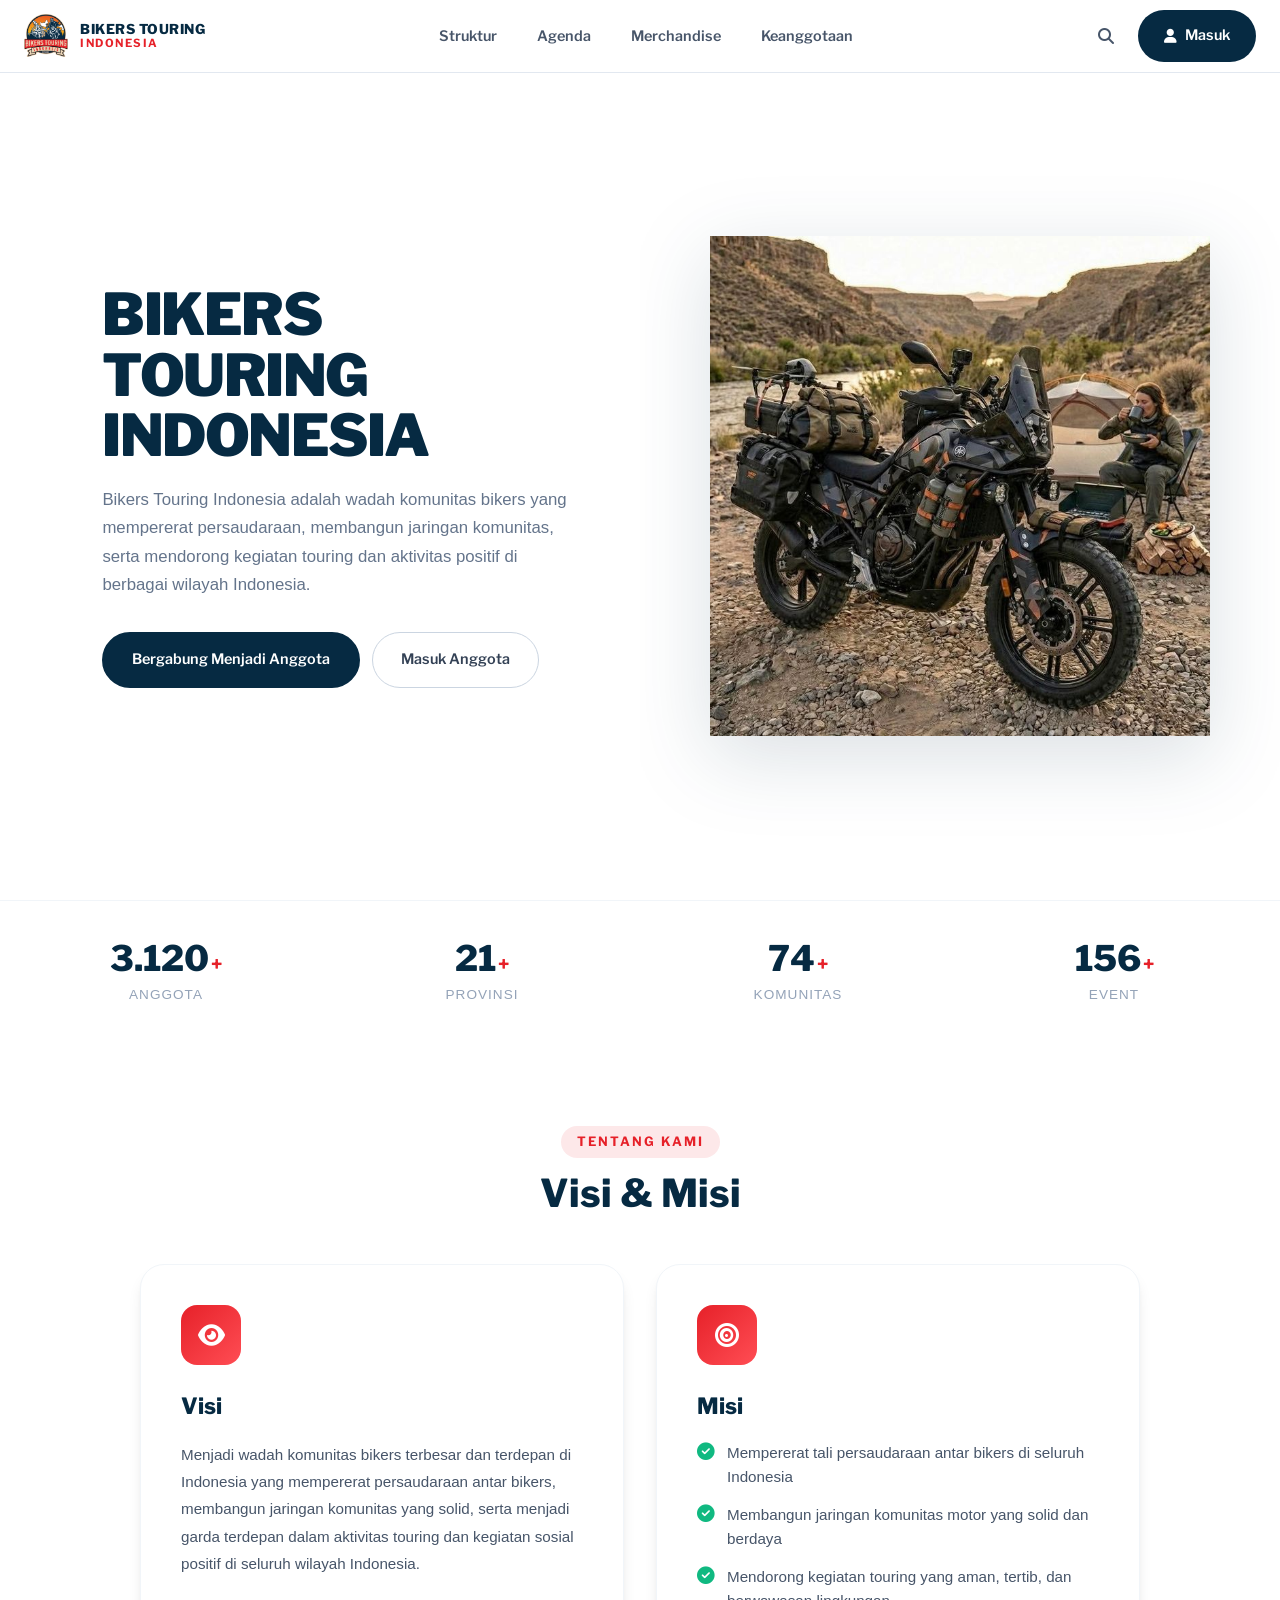
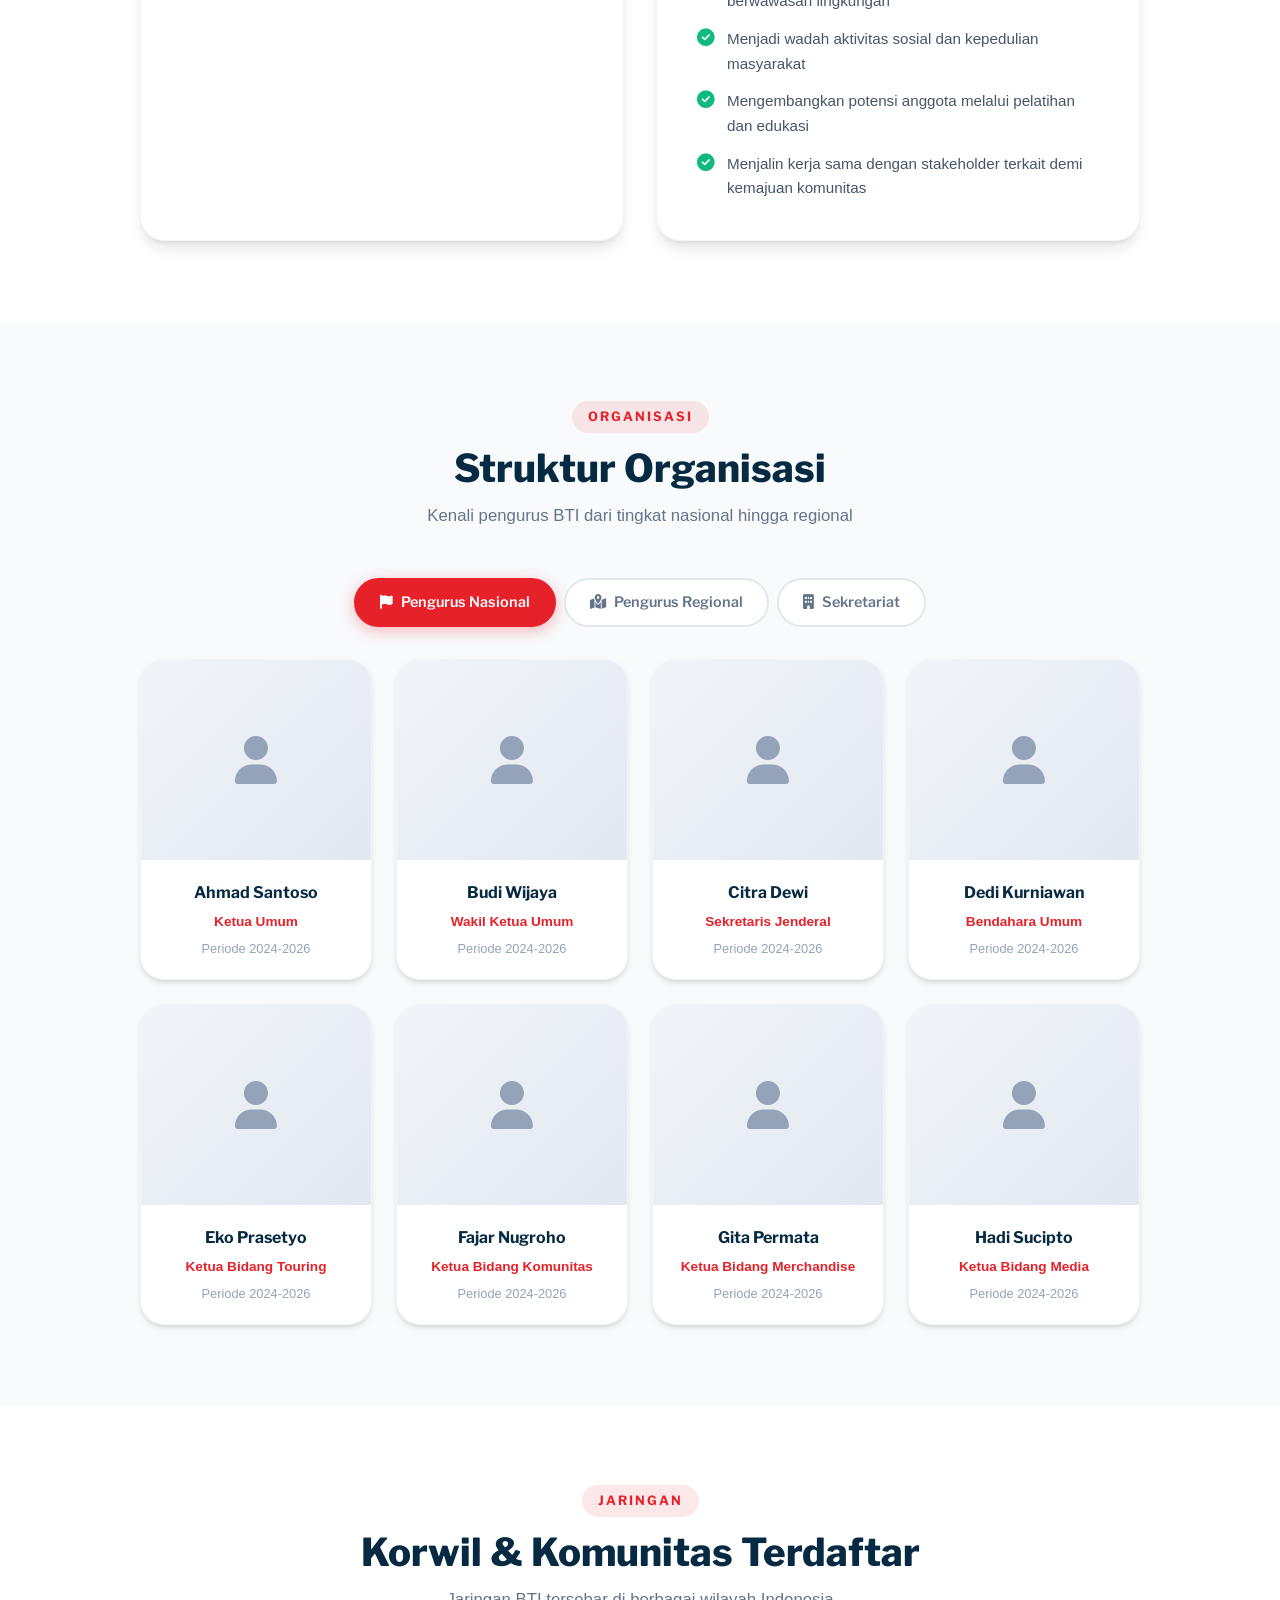
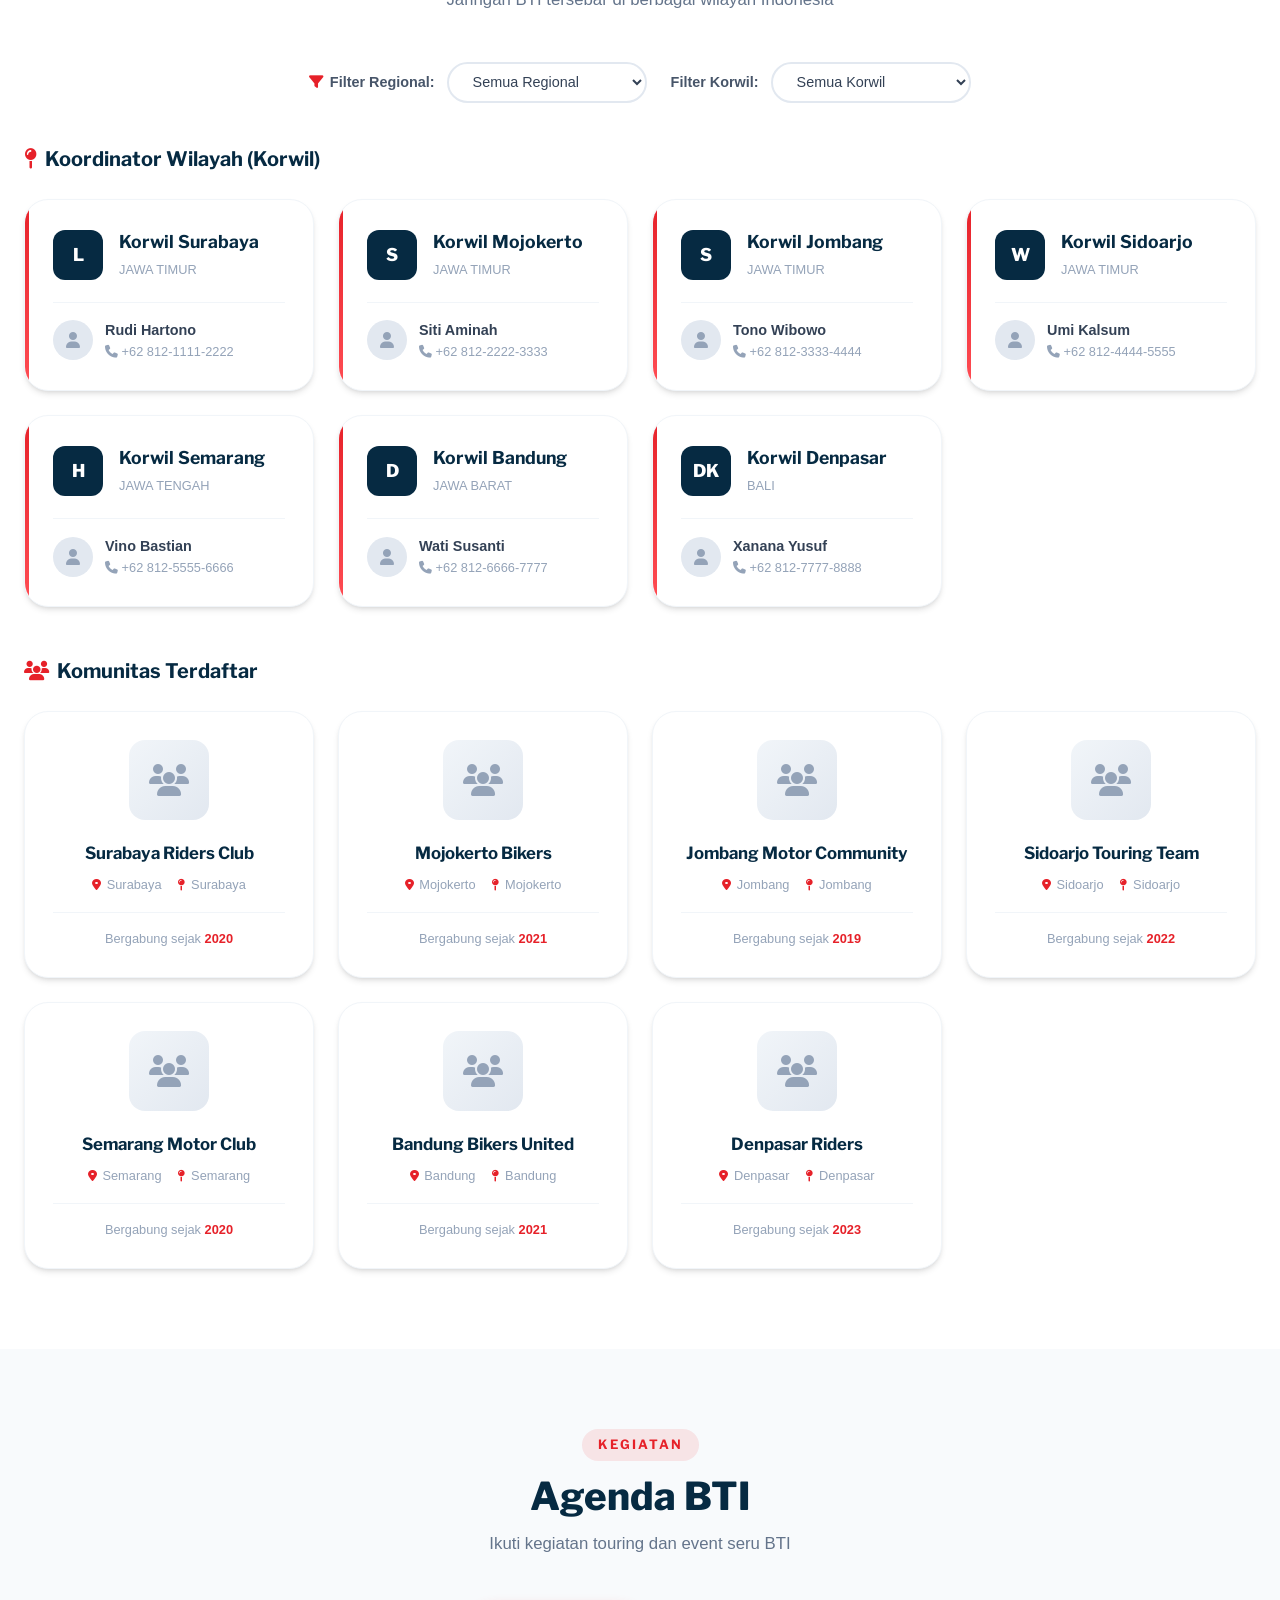
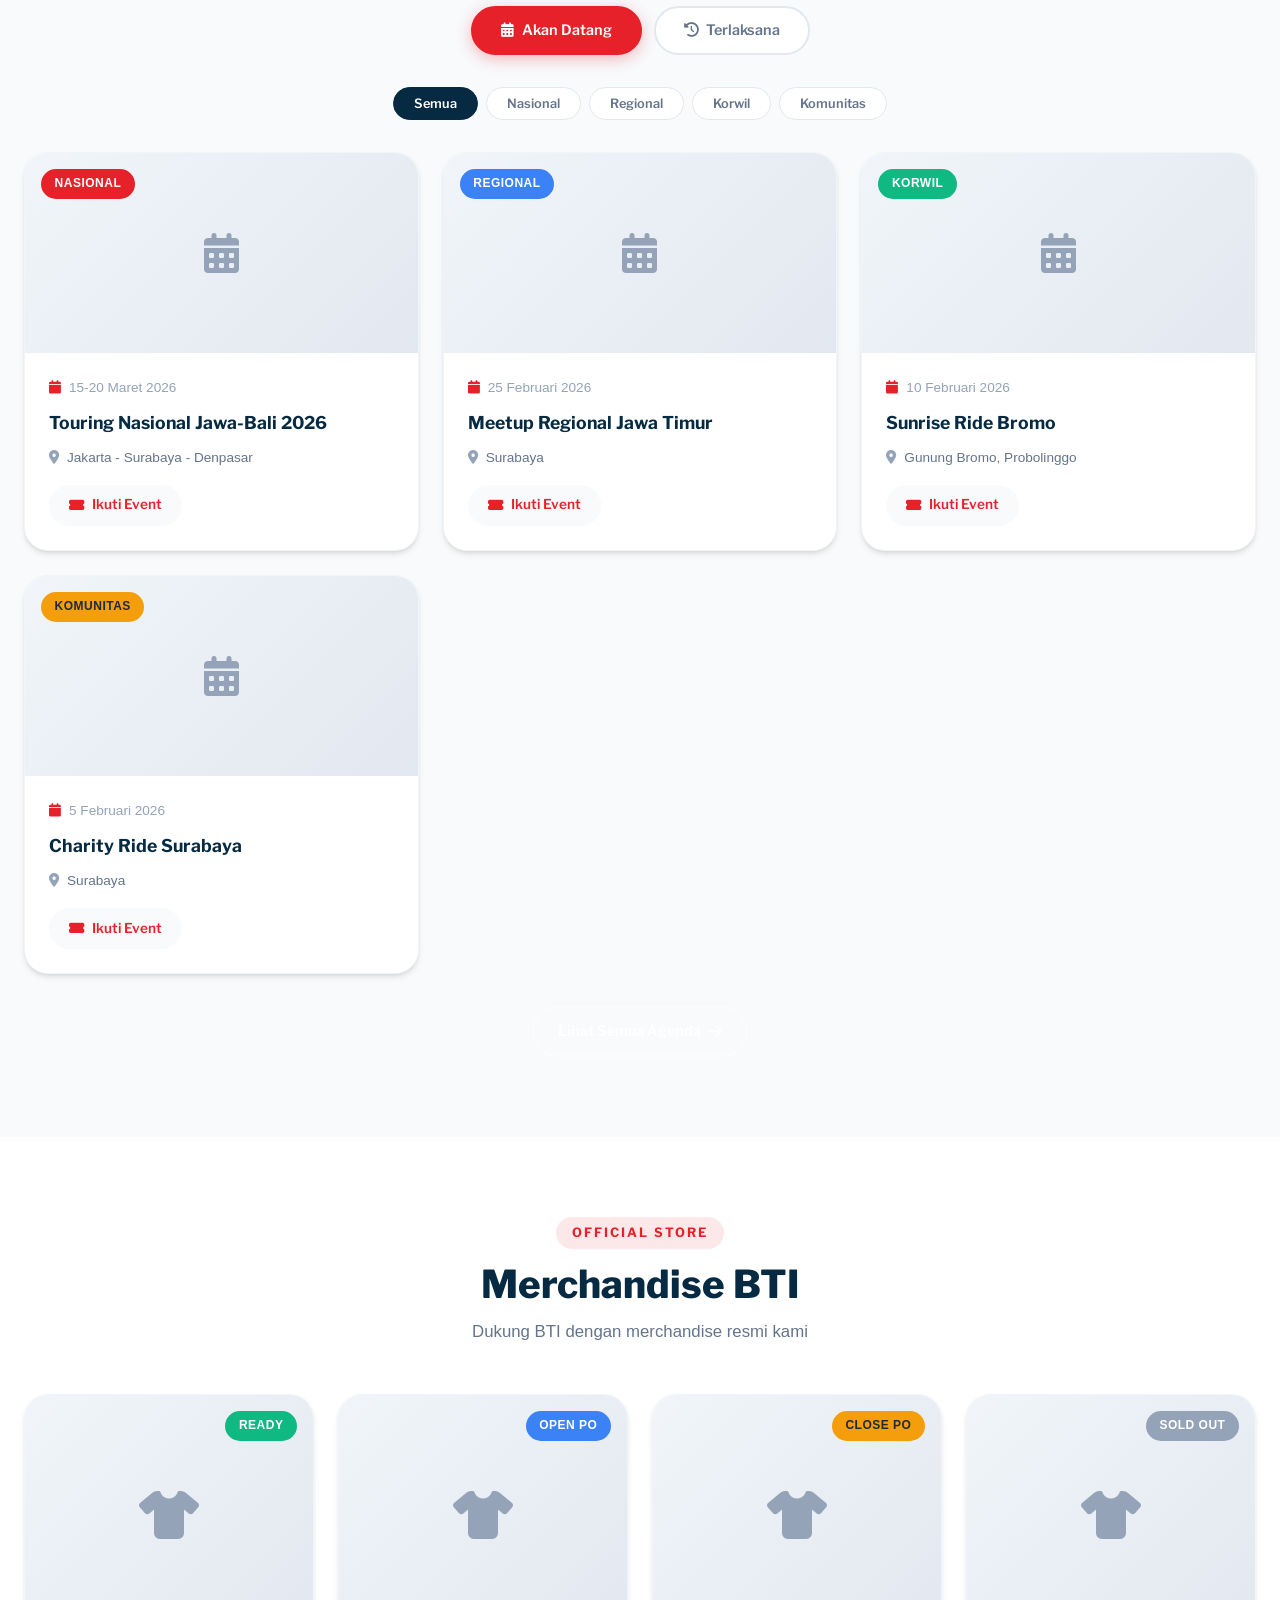
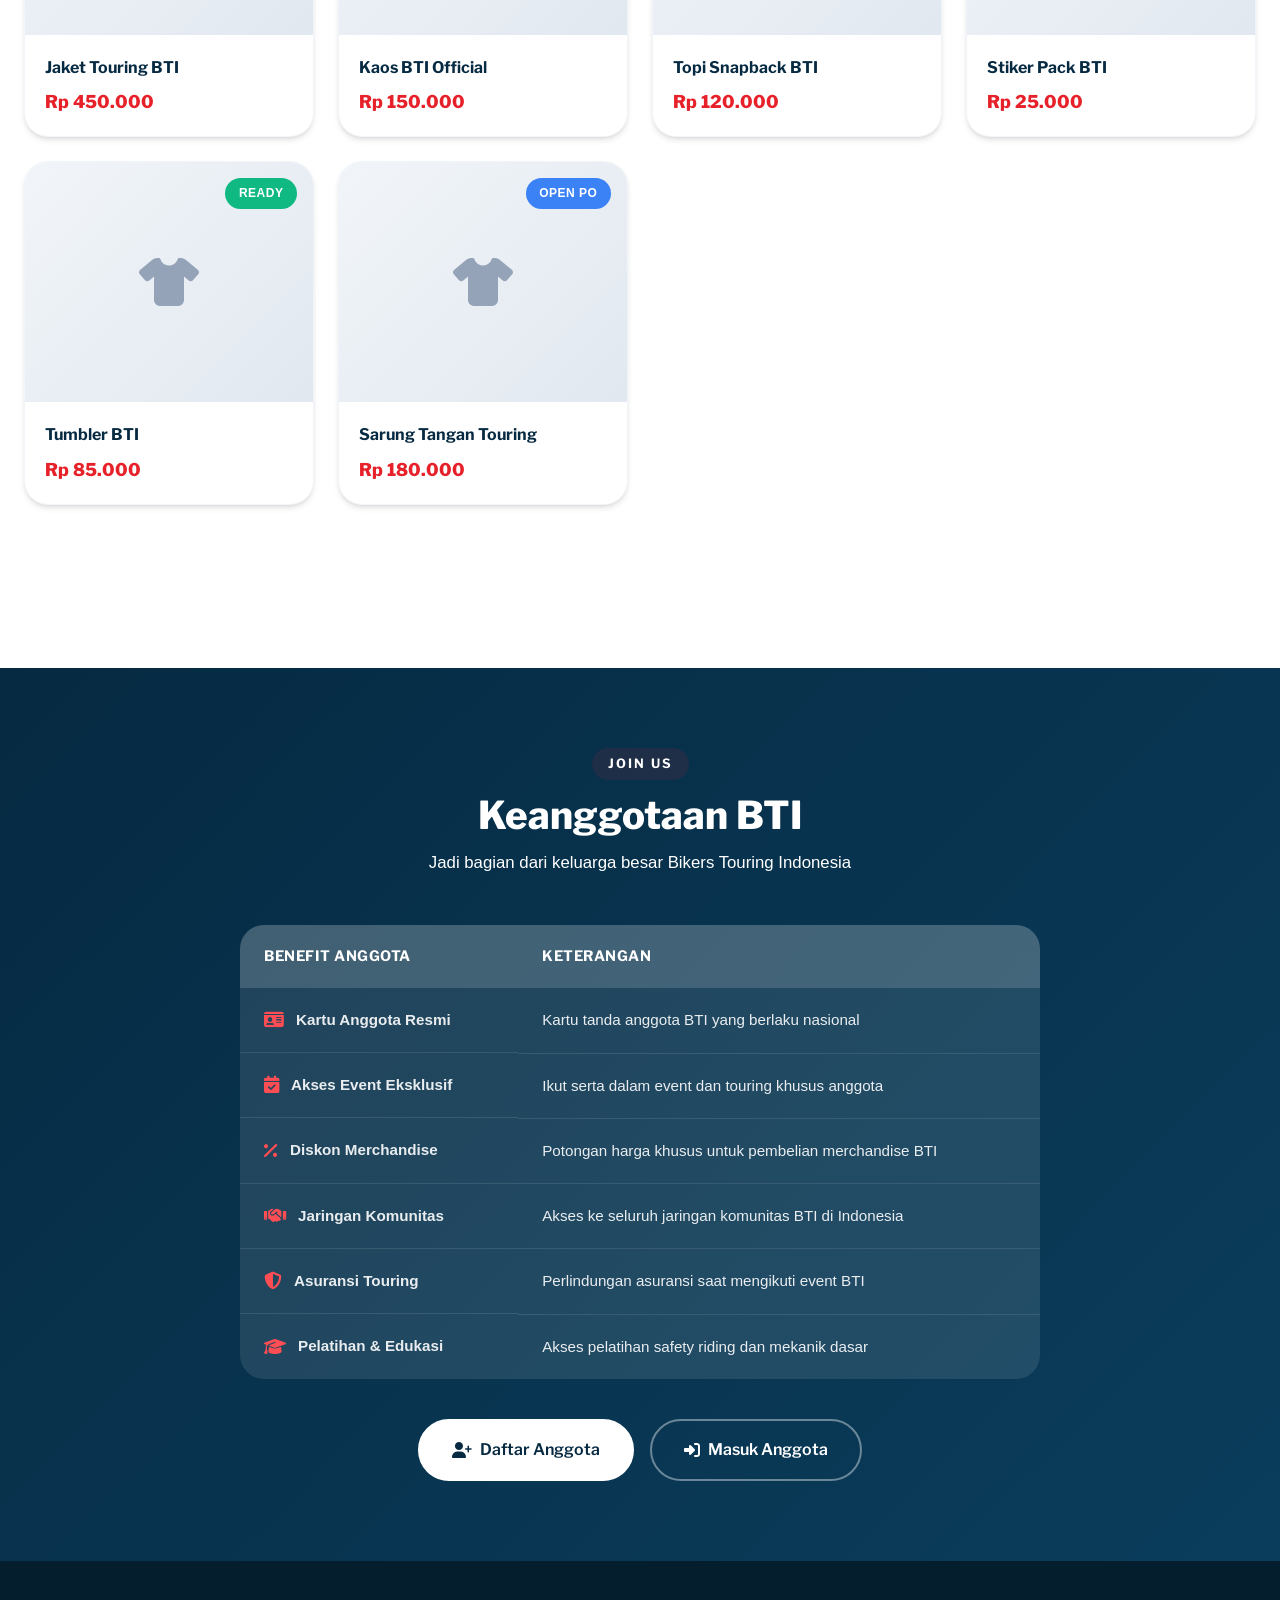
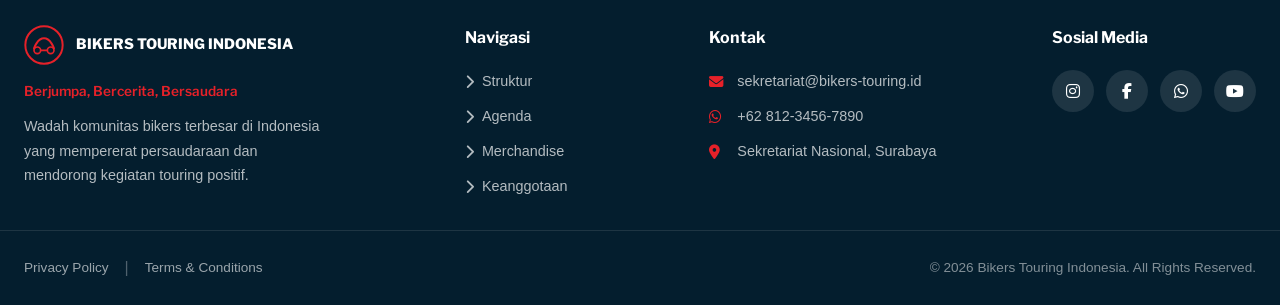
<file: index.html>
<!DOCTYPE html>
<html lang="id">
<head>
    <meta charset="UTF-8">
    <meta name="viewport" content="width=device-width, initial-scale=1.0">
    <meta name="description" content="Bikers Touring Indonesia - Komunitas Bikers Terbesar di Indonesia. Berjumpa, Bercerita, Bersaudara.">
    <title>Bikers Touring Indonesia (BTI) - Berjumpa, Bercerita, Bersaudara</title>

    <!-- Fonts -->
    <link rel="preconnect" href="https://fonts.googleapis.com">
    <link rel="preconnect" href="https://fonts.gstatic.com" crossorigin>
    <link href="https://fonts.googleapis.com/css2?family=Libre+Franklin:wght@400;500;600;700;800;900&display=swap" rel="stylesheet">

    <!-- Icons -->
    <link rel="stylesheet" href="https://cdnjs.cloudflare.com/ajax/libs/font-awesome/6.5.1/css/all.min.css">

    <!-- Styles -->
    <link rel="stylesheet" href="css/style.css">
    <link rel="stylesheet" href="css/components.css">
    <link rel="stylesheet" href="css/responsive.css">

    <!-- Favicon -->
    <link rel="icon" type="image/svg+xml" href="assets/icons/bti-logo.svg">
</head>
<body>
    <!-- ==================== HEADER / NAVIGATION ==================== -->
    <header class="header" id="header">
        <div class="container">
            <nav class="navbar">
                <a href="index.html" class="logo">
                    <div class="logo-icon">
                        <img src="assets/images/bti-logo.png" alt="">
                    </div>
                    <div class="logo-text">
                        <span class="logo-title">BIKERS TOURING</span>
                        <span class="logo-subtitle">INDONESIA</span>
                    </div>
                </a>

                <ul class="nav-menu" id="navMenu">
                    <li class="nav-item">
                        <a href="#struktur" class="nav-link">Struktur</a>
                    </li>
                    <li class="nav-item">
                        <a href="#agenda" class="nav-link">Agenda</a>
                    </li>
                    <li class="nav-item">
                        <a href="#merchandise" class="nav-link">Merchandise</a>
                    </li>
                    <li class="nav-item mobile-only">
                        <a href="pages/keanggotaan.html" class="nav-link">Keanggotaan</a>
                    </li>
                </ul>

                <div class="nav-actions">
                    <div class="search-wrapper">
                        <button class="search-toggle" id="searchToggle" aria-label="Toggle search">
                            <i class="fas fa-search"></i>
                        </button>
                        <div class="search-bar" id="searchBar">
                            <input type="text" 
                                   class="search-input" 
                                   id="searchInput"
                                   placeholder="Cari agenda, komunitas, wilayah..."
                                   autocomplete="off">
                            <button class="search-close" id="searchClose">
                                <i class="fas fa-times"></i>
                            </button>
                            <div class="search-results" id="searchResults"></div>
                        </div>
                    </div>

                    <a href="pages/login.html" class="btn btn-login">
                        <i class="fas fa-user"></i>
                        <span>Masuk</span>
                    </a>

                    <button class="menu-toggle" id="menuToggle" aria-label="Toggle menu">
                        <span class="hamburger"></span>
                    </button>
                </div>
            </nav>
        </div>
    </header>

    <div class="mobile-overlay" id="mobileOverlay"></div>

    <!-- ==================== MAIN CONTENT ==================== -->
    <main>
        <!-- Section 7: Hero Section (Revised - Reference Style) -->
        <section class="hero" id="hero">
            <div class="container">
                <div class="hero-content">
                    <h1 class="hero-headline">BIKERS TOURING INDONESIA</h1>
                    <p class="hero-description">
                        Bikers Touring Indonesia adalah wadah komunitas bikers
                        yang mempererat persaudaraan, membangun jaringan komunitas,
                        serta mendorong kegiatan touring dan aktivitas
                        positif di berbagai wilayah Indonesia.
                    </p>
                    <div class="hero-cta">
                        <a href="pages/register.html" class="btn btn-primary btn-lg">
                            Bergabung Menjadi Anggota
                        </a>
                        <a href="pages/login.html" class="btn btn-secondary btn-lg">
                            Masuk Anggota
                        </a>
                    </div>
                </div>
                <div class="hero-visual">
                    <!-- <div class="hero-visual-inner"> -->
                        <div class="hero-bike-illustration">
                            <img src="assets/images/hero-section-touring.jfif" alt="">
                        </div>
                    <!-- </div> -->
                </div>
            </div>
        </section>

        <!-- Hero Stats Bar -->
        <div class="hero-stats-bar">
            <div class="container">
                <div class="stat-item">
                    <span class="stat-number" data-count="5000">0</span>
                    <span class="stat-label">Anggota</span>
                </div>
                <div class="stat-item">
                    <span class="stat-number" data-count="34">0</span>
                    <span class="stat-label">Provinsi</span>
                </div>
                <div class="stat-item">
                    <span class="stat-number" data-count="120">0</span>
                    <span class="stat-label">Komunitas</span>
                </div>
                <div class="stat-item">
                    <span class="stat-number" data-count="250">0</span>
                    <span class="stat-label">Event</span>
                </div>
            </div>
        </div>

        <!-- Section 8: Visi & Misi -->
        <section class="visi-misi section-padding" id="visi-misi">
            <div class="container">
                <div class="section-header">
                    <span class="section-tag">Tentang Kami</span>
                    <h2 class="section-title">Visi & Misi</h2>
                </div>
                <div class="visi-misi-grid">
                    <div class="visi-card card-hover">
                        <div class="card-icon">
                            <i class="fas fa-eye"></i>
                        </div>
                        <h3>Visi</h3>
                        <p class="cms-editable" data-cms="visi">
                            Menjadi wadah komunitas bikers terbesar dan terdepan di Indonesia 
                            yang mempererat persaudaraan antar bikers, membangun jaringan komunitas 
                            yang solid, serta menjadi garda terdepan dalam aktivitas touring dan 
                            kegiatan sosial positif di seluruh wilayah Indonesia.
                        </p>
                    </div>
                    <div class="misi-card card-hover">
                        <div class="card-icon">
                            <i class="fas fa-bullseye"></i>
                        </div>
                        <h3>Misi</h3>
                        <ul class="misi-list cms-editable" data-cms="misi">
                            <li><i class="fas fa-check-circle"></i> Mempererat tali persaudaraan antar bikers di seluruh Indonesia</li>
                            <li><i class="fas fa-check-circle"></i> Membangun jaringan komunitas motor yang solid dan berdaya</li>
                            <li><i class="fas fa-check-circle"></i> Mendorong kegiatan touring yang aman, tertib, dan berwawasan lingkungan</li>
                            <li><i class="fas fa-check-circle"></i> Menjadi wadah aktivitas sosial dan kepedulian masyarakat</li>
                            <li><i class="fas fa-check-circle"></i> Mengembangkan potensi anggota melalui pelatihan dan edukasi</li>
                            <li><i class="fas fa-check-circle"></i> Menjalin kerja sama dengan stakeholder terkait demi kemajuan komunitas</li>
                        </ul>
                    </div>
                </div>
            </div>
        </section>

        <!-- Section 9: Struktur Organisasi -->
        <section class="struktur section-padding bg-light" id="struktur">
            <div class="container">
                <div class="section-header">
                    <span class="section-tag">Organisasi</span>
                    <h2 class="section-title">Struktur Organisasi</h2>
                    <p class="section-desc">Kenali pengurus BTI dari tingkat nasional hingga regional</p>
                </div>

                <div class="tab-panel">
                    <div class="tab-nav">
                        <button class="tab-btn active" data-tab="nasional">
                            <i class="fas fa-flag"></i> Pengurus Nasional
                        </button>
                        <button class="tab-btn" data-tab="regional">
                            <i class="fas fa-map-marked-alt"></i> Pengurus Regional
                        </button>
                        <button class="tab-btn" data-tab="sekretariat">
                            <i class="fas fa-building"></i> Sekretariat
                        </button>
                    </div>

                    <div class="tab-content active" id="tab-nasional">
                        <div class="pengurus-grid" id="pengurusNasional"></div>
                    </div>

                    <div class="tab-content" id="tab-regional">
                        <div class="filter-bar">
                            <select class="filter-select" id="filterRegional">
                                <option value="all">Semua Regional</option>
                                <option value="jawa-timur">Jawa Timur</option>
                                <option value="jawa-tengah">Jawa Tengah</option>
                                <option value="jawa-barat">Jawa Barat</option>
                                <option value="bali">Bali</option>
                                <option value="sumatera-utara">Sumatera Utara</option>
                            </select>
                        </div>
                        <div class="pengurus-grid" id="pengurusRegional"></div>
                    </div>

                    <div class="tab-content" id="tab-sekretariat">
                        <div class="sekretariat-card">
                            <div class="sekretariat-info">
                                <div class="info-icon">
                                    <i class="fas fa-building"></i>
                                </div>
                                <h3>Sekretariat Nasional BTI</h3>
                                <div class="info-list">
                                    <div class="info-item">
                                        <i class="fas fa-map-marker-alt"></i>
                                        <div>
                                            <span class="label">Alamat</span>
                                            <p>Jl. Raya Motor No. 88, Kel. Bikers, Kec. Touring</p>
                                        </div>
                                    </div>
                                    <div class="info-item">
                                        <i class="fas fa-city"></i>
                                        <div>
                                            <span class="label">Kota</span>
                                            <p>Surabaya, Jawa Timur</p>
                                        </div>
                                    </div>
                                    <div class="info-item">
                                        <i class="fas fa-phone"></i>
                                        <div>
                                            <span class="label">Kontak</span>
                                            <p>+62 812-3456-7890</p>
                                        </div>
                                    </div>
                                    <div class="info-item">
                                        <i class="fas fa-envelope"></i>
                                        <div>
                                            <span class="label">Email</span>
                                            <p>sekretariat@bikers-touring.id</p>
                                        </div>
                                    </div>
                                </div>
                            </div>
                            <div class="sekretariat-map">
                                <iframe 
                                    src="https://www.google.com/maps/embed?pb=!1m18!1m12!1m3!1d3957.6860!2d112.7380!3d-7.2892!2m3!1f0!2f0!3f0!3m2!1i1024!2i768!4f13.1!3m3!1m2!1s0x0%3A0x0!2zN8KwMTcnMjEuMSJTIDExMsKwNDQnMTYuOCJF!5e0!3m2!1sid!2sid!4v1600000000000"
                                    width="100%" 
                                    height="100%" 
                                    style="border:0; border-radius: 16px;" 
                                    allowfullscreen="" 
                                    loading="lazy"
                                    title="Lokasi Sekretariat BTI">
                                </iframe>
                            </div>
                        </div>
                    </div>
                </div>
            </div>
        </section>

        <!-- Section 10 & 11: Korwil & Komunitas -->
        <section class="komunitas-section section-padding" id="komunitas">
            <div class="container">
                <div class="section-header">
                    <span class="section-tag">Jaringan</span>
                    <h2 class="section-title">Korwil & Komunitas Terdaftar</h2>
                    <p class="section-desc">Jaringan BTI tersebar di berbagai wilayah Indonesia</p>
                </div>

                <div class="filter-section">
                    <div class="filter-group">
                        <label><i class="fas fa-filter"></i> Filter Regional:</label>
                        <select class="filter-select" id="filterKorwilRegional">
                            <option value="all">Semua Regional</option>
                            <option value="jawa-timur">Jawa Timur</option>
                            <option value="jawa-tengah">Jawa Tengah</option>
                            <option value="jawa-barat">Jawa Barat</option>
                        </select>
                    </div>
                    <div class="filter-group">
                        <label>Filter Korwil:</label>
                        <select class="filter-select" id="filterKomunitasKorwil">
                            <option value="all">Semua Korwil</option>
                        </select>
                    </div>
                </div>

                <div class="section-subtitle">
                    <h3><i class="fas fa-map-pin"></i> Koordinator Wilayah (Korwil)</h3>
                </div>
                <div class="korwil-grid" id="korwilGrid"></div>

                <div class="section-subtitle">
                    <h3><i class="fas fa-users"></i> Komunitas Terdaftar</h3>
                </div>
                <div class="komunitas-grid" id="komunitasGrid"></div>
            </div>
        </section>

        <!-- Section 12: Agenda -->
        <section class="agenda section-padding bg-light" id="agenda">
            <div class="container">
                <div class="section-header">
                    <span class="section-tag">Kegiatan</span>
                    <h2 class="section-title">Agenda BTI</h2>
                    <p class="section-desc">Ikuti kegiatan touring dan event seru BTI</p>
                </div>

                <div class="agenda-tabs">
                    <button class="agenda-tab active" data-agenda="upcoming">
                        <i class="fas fa-calendar-alt"></i> Akan Datang
                    </button>
                    <button class="agenda-tab" data-agenda="past">
                        <i class="fas fa-history"></i> Terlaksana
                    </button>
                </div>

                <div class="filter-bar">
                    <div class="filter-chips">
                        <button class="chip active" data-filter="all">Semua</button>
                        <button class="chip" data-filter="nasional">Nasional</button>
                        <button class="chip" data-filter="regional">Regional</button>
                        <button class="chip" data-filter="korwil">Korwil</button>
                        <button class="chip" data-filter="komunitas">Komunitas</button>
                    </div>
                </div>

                <div class="agenda-grid" id="agendaGrid"></div>

                <div class="text-center mt-4">
                    <a href="pages/agenda.html" class="btn btn-outline">
                        Lihat Semua Agenda <i class="fas fa-arrow-right"></i>
                    </a>
                </div>
            </div>
        </section>

        <!-- Section 14: Merchandise -->
        <section class="merchandise section-padding" id="merchandise">
            <div class="container">
                <div class="section-header">
                    <span class="section-tag">Official Store</span>
                    <h2 class="section-title">Merchandise BTI</h2>
                    <p class="section-desc">Dukung BTI dengan merchandise resmi kami</p>
                </div>

                <div class="merch-grid" id="merchGrid"></div>

                <div class="text-center mt-4">
                    <a href="pages/merchandise.html" class="btn btn-outline">
                        Lihat Katalog Lengkap <i class="fas fa-arrow-right"></i>
                    </a>
                </div>
            </div>
        </section>

        <!-- Section 16: Keanggotaan -->
        <section class="keanggotaan section-padding bg-gradient" id="keanggotaan">
            <div class="container">
                <div class="section-header light">
                    <span class="section-tag">Join Us</span>
                    <h2 class="section-title">Keanggotaan BTI</h2>
                    <p class="section-desc">Jadi bagian dari keluarga besar Bikers Touring Indonesia</p>
                </div>

                <div class="benefit-table-wrapper">
                    <table class="benefit-table cms-editable" data-cms="benefits">
                        <thead>
                            <tr>
                                <th>Benefit Anggota</th>
                                <th>Keterangan</th>
                            </tr>
                        </thead>
                        <tbody>
                            <tr>
                                <td><i class="fas fa-id-card"></i> Kartu Anggota Resmi</td>
                                <td>Kartu tanda anggota BTI yang berlaku nasional</td>
                            </tr>
                            <tr>
                                <td><i class="fas fa-calendar-check"></i> Akses Event Eksklusif</td>
                                <td>Ikut serta dalam event dan touring khusus anggota</td>
                            </tr>
                            <tr>
                                <td><i class="fas fa-percent"></i> Diskon Merchandise</td>
                                <td>Potongan harga khusus untuk pembelian merchandise BTI</td>
                            </tr>
                            <tr>
                                <td><i class="fas fa-handshake"></i> Jaringan Komunitas</td>
                                <td>Akses ke seluruh jaringan komunitas BTI di Indonesia</td>
                            </tr>
                            <tr>
                                <td><i class="fas fa-shield-alt"></i> Asuransi Touring</td>
                                <td>Perlindungan asuransi saat mengikuti event BTI</td>
                            </tr>
                            <tr>
                                <td><i class="fas fa-graduation-cap"></i> Pelatihan & Edukasi</td>
                                <td>Akses pelatihan safety riding dan mekanik dasar</td>
                            </tr>
                        </tbody>
                    </table>
                </div>

                <div class="keanggotaan-cta">
                    <a href="pages/register.html" class="btn btn-white btn-lg">
                        <i class="fas fa-user-plus"></i> Daftar Anggota
                    </a>
                    <a href="pages/login.html" class="btn btn-outline-white btn-lg">
                        <i class="fas fa-sign-in-alt"></i> Masuk Anggota
                    </a>
                </div>
            </div>
        </section>
    </main>

    <!-- ==================== FOOTER ==================== -->
    <footer class="footer" id="footer">
        <div class="footer-main">
            <div class="container">
                <div class="footer-grid">
                    <div class="footer-brand">
                        <a href="index.html" class="footer-logo">
                            <div class="logo-icon">
                                <svg viewBox="0 0 60 60" fill="none" xmlns="http://www.w3.org/2000/svg">
                                    <circle cx="30" cy="30" r="28" stroke="currentColor" stroke-width="3"/>
                                    <path d="M15 35C15 35 20 20 30 20C40 20 45 35 45 35" stroke="currentColor" stroke-width="3" stroke-linecap="round"/>
                                    <circle cx="20" cy="38" r="5" stroke="currentColor" stroke-width="2.5"/>
                                    <circle cx="40" cy="38" r="5" stroke="currentColor" stroke-width="2.5"/>
                                    <path d="M25 38H35" stroke="currentColor" stroke-width="2.5" stroke-linecap="round"/>
                                </svg>
                            </div>
                            <span>BIKERS TOURING INDONESIA</span>
                        </a>
                        <p class="footer-tagline">Berjumpa, Bercerita, Bersaudara</p>
                        <p class="footer-desc">
                            Wadah komunitas bikers terbesar di Indonesia yang mempererat 
                            persaudaraan dan mendorong kegiatan touring positif.
                        </p>
                    </div>

                    <div class="footer-nav">
                        <h4>Navigasi</h4>
                        <ul>
                            <li><a href="#struktur"><i class="fas fa-chevron-right"></i> Struktur</a></li>
                            <li><a href="#agenda"><i class="fas fa-chevron-right"></i> Agenda</a></li>
                            <li><a href="#merchandise"><i class="fas fa-chevron-right"></i> Merchandise</a></li>
                            <li><a href="#keanggotaan"><i class="fas fa-chevron-right"></i> Keanggotaan</a></li>
                        </ul>
                    </div>

                    <div class="footer-contact">
                        <h4>Kontak</h4>
                        <ul>
                            <li>
                                <i class="fas fa-envelope"></i>
                                <span>sekretariat@bikers-touring.id</span>
                            </li>
                            <li>
                                <i class="fab fa-whatsapp"></i>
                                <span>+62 812-3456-7890</span>
                            </li>
                            <li>
                                <i class="fas fa-map-marker-alt"></i>
                                <span>Sekretariat Nasional, Surabaya</span>
                            </li>
                        </ul>
                    </div>

                    <div class="footer-social">
                        <h4>Sosial Media</h4>
                        <div class="social-links">
                            <a href="#" class="social-link" aria-label="Instagram">
                                <i class="fab fa-instagram"></i>
                            </a>
                            <a href="#" class="social-link" aria-label="Facebook">
                                <i class="fab fa-facebook-f"></i>
                            </a>
                            <a href="#" class="social-link" aria-label="WhatsApp">
                                <i class="fab fa-whatsapp"></i>
                            </a>
                            <a href="#" class="social-link" aria-label="YouTube">
                                <i class="fab fa-youtube"></i>
                            </a>
                        </div>
                    </div>
                </div>
            </div>
        </div>

        <div class="footer-bottom">
            <div class="container">
                <div class="footer-legal">
                    <a href="#">Privacy Policy</a>
                    <span class="divider">|</span>
                    <a href="#">Terms & Conditions</a>
                </div>
                <p class="copyright">
                    &copy; 2026 Bikers Touring Indonesia. All Rights Reserved.
                </p>
            </div>
        </div>
    </footer>

    <!-- ==================== SCRIPTS ==================== -->
    <script src="js/data.js"></script>
    <script src="js/navigation.js"></script>
    <script src="js/main.js"></script>
</body>
</html>
</file>
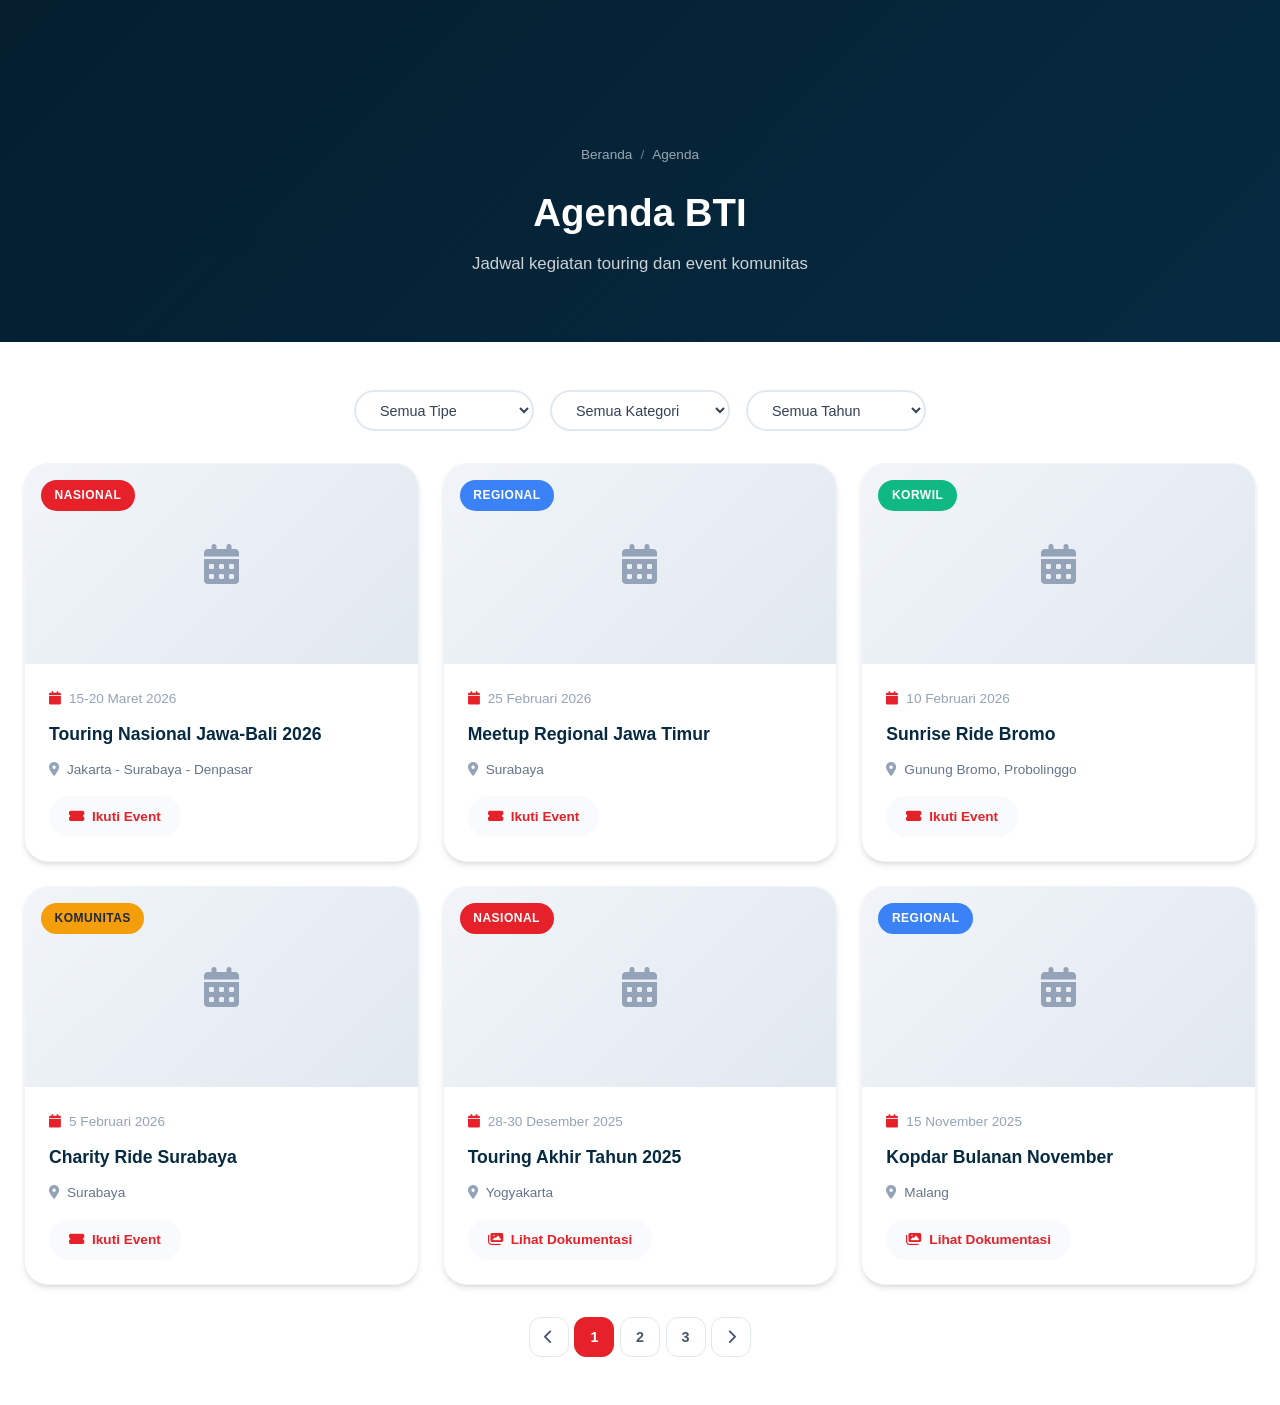
<file: pages/agenda.html>
<!DOCTYPE html>
<html lang="id">
<head>
    <meta charset="UTF-8">
    <meta name="viewport" content="width=device-width, initial-scale=1.0">
    <title>Agenda - Bikers Touring Indonesia</title>
    <link rel="preconnect" href="https://fonts.googleapis.com">
    <link rel="preconnect" href="https://fonts.gstatic.com" crossorigin>
    <link href="https://fonts.googleapis.com/css2?family=Montserrat:wght@400;500;600;700;800;900&family=Open+Sans:wght@400;500;600;700&display=swap" rel="stylesheet">
    <link rel="stylesheet" href="https://cdnjs.cloudflare.com/ajax/libs/font-awesome/6.5.1/css/all.min.css">
    <link rel="stylesheet" href="../css/style.css">
    <link rel="stylesheet" href="../css/components.css">
    <link rel="stylesheet" href="../css/responsive.css">
    <style>
        .page-header { background: linear-gradient(135deg, var(--primary-dark) 0%, var(--primary) 100%); padding: 8rem 0 4rem; color: var(--white); text-align: center; }
        .page-header h1 { font-family: var(--font-heading); font-size: clamp(1.8rem, 3vw, 2.5rem); font-weight: 800; margin-bottom: 0.5rem; }
        .page-header p { color: rgba(255,255,255,0.8); font-size: 1.05rem; }
        .breadcrumb { display: flex; align-items: center; justify-content: center; gap: 0.5rem; padding: 1rem 0; font-size: 0.85rem; color: rgba(255,255,255,0.6); }
        .breadcrumb a:hover { color: var(--accent); }
        .breadcrumb-separator { color: rgba(255,255,255,0.4); }
        .agenda-section { padding: 3rem 0; }
        .filter-toolbar { display: flex; justify-content: center; gap: 1rem; margin-bottom: 2rem; flex-wrap: wrap; }
        .filter-toolbar select { padding: 0.6rem 1.25rem; border: 2px solid var(--gray-200); border-radius: var(--radius-full); font-size: 0.9rem; color: var(--gray-700); background: var(--white); cursor: pointer; min-width: 180px; }
        .filter-toolbar select:focus { outline: none; border-color: var(--accent); }
        .agenda-grid { display: grid; grid-template-columns: repeat(auto-fill, minmax(320px, 1fr)); gap: 1.5rem; }
        .agenda-card { background: var(--white); border-radius: var(--radius-xl); overflow: hidden; box-shadow: var(--shadow-md); border: 1px solid var(--gray-100); transition: var(--transition-base); }
        .agenda-card:hover { transform: translateY(-5px); box-shadow: var(--shadow-xl); }
        .agenda-img { position: relative; height: 200px; background: linear-gradient(135deg, var(--gray-100) 0%, var(--gray-200) 100%); display: flex; align-items: center; justify-content: center; color: var(--gray-400); font-size: 2.5rem; overflow: hidden; }
        .agenda-badge { position: absolute; top: 1rem; left: 1rem; padding: 0.35rem 0.85rem; font-size: 0.75rem; font-weight: 700; text-transform: uppercase; letter-spacing: 0.5px; border-radius: var(--radius-full); color: var(--white); }
        .agenda-badge.nasional { background: var(--accent); }
        .agenda-badge.regional { background: var(--info); }
        .agenda-badge.korwil { background: var(--success); }
        .agenda-badge.komunitas { background: var(--warning); color: var(--gray-800); }
        .agenda-content { padding: 1.5rem; }
        .agenda-date { display: flex; align-items: center; gap: 0.5rem; font-size: 0.85rem; color: var(--gray-400); margin-bottom: 0.75rem; }
        .agenda-date i { color: var(--accent); }
        .agenda-content h3 { font-family: var(--font-heading); font-size: 1.1rem; font-weight: 700; color: var(--primary); margin-bottom: 0.75rem; line-height: 1.4; }
        .agenda-meta { display: flex; align-items: center; gap: 0.5rem; font-size: 0.85rem; color: var(--gray-500); margin-bottom: 1rem; }
        .agenda-cta { display: inline-flex; align-items: center; gap: 0.5rem; padding: 0.6rem 1.25rem; background: var(--gray-50); color: var(--accent); font-family: var(--font-heading); font-size: 0.85rem; font-weight: 600; border-radius: var(--radius-full); transition: var(--transition-base); }
        .agenda-cta:hover { background: var(--accent); color: var(--white); }
        .pagination { display: flex; justify-content: center; gap: 0.35rem; margin-top: 2rem; }
        .page-item { width: 40px; height: 40px; display: flex; align-items: center; justify-content: center; border-radius: var(--radius-md); font-family: var(--font-heading); font-size: 0.9rem; font-weight: 600; color: var(--gray-600); background: var(--white); border: 1px solid var(--gray-200); transition: var(--transition-base); cursor: pointer; }
        .page-item:hover { border-color: var(--accent); color: var(--accent); }
        .page-item.active { background: var(--accent); color: var(--white); border-color: var(--accent); }
        @media (max-width: 767px) { .agenda-grid { grid-template-columns: 1fr; } }
    </style>
</head>
<body>
    <div class="page-header">
        <div class="container">
            <div class="breadcrumb"><a href="../index.html">Beranda</a><span class="breadcrumb-separator">/</span><span>Agenda</span></div>
            <h1>Agenda BTI</h1>
            <p>Jadwal kegiatan touring dan event komunitas</p>
        </div>
    </div>
    <section class="agenda-section">
        <div class="container">
            <div class="filter-toolbar">
                <select id="filterTipe"><option value="all">Semua Tipe</option><option value="upcoming">Akan Datang</option><option value="past">Terlaksana</option></select>
                <select id="filterKategori"><option value="all">Semua Kategori</option><option value="nasional">Nasional</option><option value="regional">Regional</option><option value="korwil">Korwil</option><option value="komunitas">Komunitas</option></select>
                <select id="filterTahun"><option value="all">Semua Tahun</option><option value="2026">2026</option><option value="2025">2025</option></select>
            </div>
            <div class="agenda-grid" id="agendaGrid"></div>
            <div class="pagination">
                <button class="page-item"><i class="fas fa-chevron-left"></i></button>
                <button class="page-item active">1</button>
                <button class="page-item">2</button>
                <button class="page-item">3</button>
                <button class="page-item"><i class="fas fa-chevron-right"></i></button>
            </div>
        </div>
    </section>
    <script src="../js/data.js"></script>
    <script>
        function renderAgendaPage() {
            const container = document.getElementById('agendaGrid');
            if (!container || typeof agendaData === 'undefined') return;
            container.innerHTML = agendaData.map(a => `
                <div class="agenda-card">
                    <div class="agenda-img">
                        ${a.gambar ? `<img src="${a.gambar}" alt="${a.judul}">` : '<i class="fas fa-calendar-alt"></i>'}
                        <span class="agenda-badge ${a.kategori}">${a.kategori.toUpperCase()}</span>
                    </div>
                    <div class="agenda-content">
                        <div class="agenda-date"><i class="fas fa-calendar"></i><span>${a.tanggal}</span></div>
                        <h3>${a.judul}</h3>
                        <div class="agenda-meta"><i class="fas fa-map-marker-alt"></i><span>${a.lokasi}</span></div>
                        <a href="detail/agenda-detail.html?id=${a.id}" class="agenda-cta">${a.status === 'upcoming' ? '<i class="fas fa-ticket-alt"></i> Ikuti Event' : '<i class="fas fa-images"></i> Lihat Dokumentasi'}</a>
                    </div>
                </div>
            `).join('');
        }
        renderAgendaPage();
    </script>
</body>
</html>
</file>
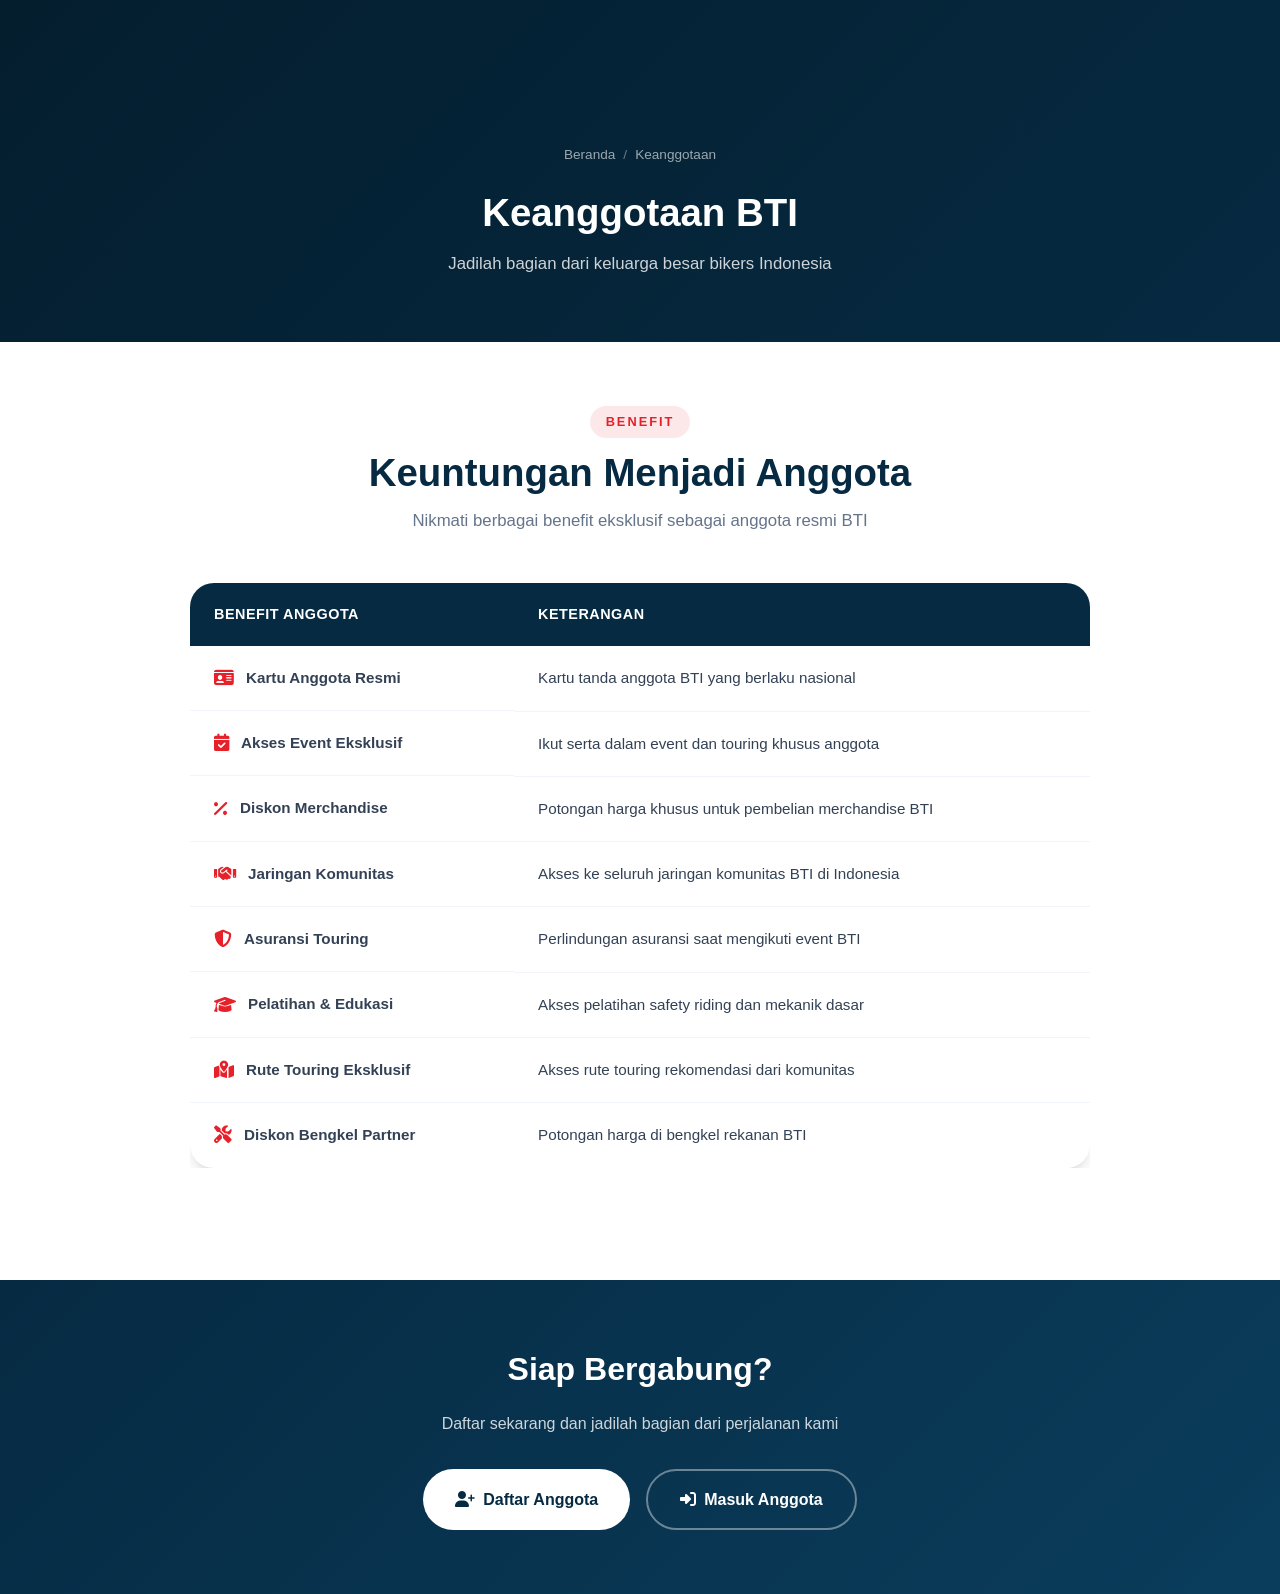
<file: pages/keanggotaan.html>
<!DOCTYPE html>
<html lang="id">
<head>
    <meta charset="UTF-8">
    <meta name="viewport" content="width=device-width, initial-scale=1.0">
    <title>Keanggotaan - Bikers Touring Indonesia</title>
    <link rel="preconnect" href="https://fonts.googleapis.com">
    <link rel="preconnect" href="https://fonts.gstatic.com" crossorigin>
    <link href="https://fonts.googleapis.com/css2?family=Montserrat:wght@400;500;600;700;800;900&family=Open+Sans:wght@400;500;600;700&display=swap" rel="stylesheet">
    <link rel="stylesheet" href="https://cdnjs.cloudflare.com/ajax/libs/font-awesome/6.5.1/css/all.min.css">
    <link rel="stylesheet" href="../css/style.css">
    <link rel="stylesheet" href="../css/components.css">
    <link rel="stylesheet" href="../css/responsive.css">
    <style>
        .page-header { background: linear-gradient(135deg, var(--primary-dark) 0%, var(--primary) 100%); padding: 8rem 0 4rem; color: var(--white); text-align: center; }
        .page-header h1 { font-family: var(--font-heading); font-size: clamp(1.8rem, 3vw, 2.5rem); font-weight: 800; margin-bottom: 0.5rem; }
        .page-header p { color: rgba(255,255,255,0.8); font-size: 1.05rem; }
        .breadcrumb { display: flex; align-items: center; justify-content: center; gap: 0.5rem; padding: 1rem 0; font-size: 0.85rem; color: rgba(255,255,255,0.6); }
        .breadcrumb a:hover { color: var(--accent); }
        .breadcrumb-separator { color: rgba(255,255,255,0.4); }
        .benefits-section { padding: 4rem 0; }
        .benefit-table-wrapper { max-width: 900px; margin: 0 auto 3rem; overflow-x: auto; }
        .benefit-table { width: 100%; border-collapse: collapse; background: var(--white); border-radius: var(--radius-xl); overflow: hidden; box-shadow: var(--shadow-lg); }
        .benefit-table thead { background: var(--primary); }
        .benefit-table th { font-family: var(--font-heading); font-size: 0.9rem; font-weight: 700; color: var(--white); padding: 1.25rem 1.5rem; text-align: left; text-transform: uppercase; letter-spacing: 0.5px; }
        .benefit-table td { padding: 1.25rem 1.5rem; color: var(--gray-700); border-bottom: 1px solid var(--gray-100); font-size: 0.95rem; background: var(--white); }
        .benefit-table td:first-child { font-weight: 600; display: flex; align-items: center; gap: 0.75rem; white-space: nowrap; }
        .benefit-table td:first-child i { color: var(--accent); font-size: 1.1rem; }
        .benefit-table tbody tr:hover { background: var(--gray-50); }
        .benefit-table tbody tr:last-child td { border-bottom: none; }
        .cta-section { background: linear-gradient(135deg, var(--primary) 0%, var(--primary-light) 100%); padding: 4rem 0; text-align: center; }
        .cta-section h2 { font-family: var(--font-heading); font-size: 2rem; font-weight: 800; color: var(--white); margin-bottom: 1rem; }
        .cta-section p { color: rgba(255,255,255,0.8); margin-bottom: 2rem; }
        .cta-buttons { display: flex; justify-content: center; gap: 1rem; flex-wrap: wrap; }
        .btn-white { display: inline-flex; align-items: center; gap: 0.5rem; padding: 1rem 2rem; background: var(--white); color: var(--primary); border-radius: var(--radius-full); font-family: var(--font-heading); font-size: 1rem; font-weight: 600; transition: var(--transition-base); }
        .btn-white:hover { background: var(--gray-50); transform: translateY(-2px); box-shadow: var(--shadow-lg); }
        .btn-outline-white { display: inline-flex; align-items: center; gap: 0.5rem; padding: 1rem 2rem; background: transparent; color: var(--white); border: 2px solid rgba(255,255,255,0.4); border-radius: var(--radius-full); font-family: var(--font-heading); font-size: 1rem; font-weight: 600; transition: var(--transition-base); }
        .btn-outline-white:hover { background: rgba(255,255,255,0.1); border-color: var(--white); transform: translateY(-2px); }
        @media (max-width: 767px) { .benefit-table th, .benefit-table td { padding: 1rem; font-size: 0.85rem; } .cta-buttons { flex-direction: column; padding: 0 1rem; } .cta-buttons a { width: 100%; justify-content: center; } }
    </style>
</head>
<body>
    <div class="page-header">
        <div class="container">
            <div class="breadcrumb"><a href="../index.html">Beranda</a><span class="breadcrumb-separator">/</span><span>Keanggotaan</span></div>
            <h1>Keanggotaan BTI</h1>
            <p>Jadilah bagian dari keluarga besar bikers Indonesia</p>
        </div>
    </div>
    <section class="benefits-section">
        <div class="container">
            <div class="section-header"><span class="section-tag">Benefit</span><h2 class="section-title">Keuntungan Menjadi Anggota</h2><p class="section-desc">Nikmati berbagai benefit eksklusif sebagai anggota resmi BTI</p></div>
            <div class="benefit-table-wrapper">
                <table class="benefit-table">
                    <thead><tr><th>Benefit Anggota</th><th>Keterangan</th></tr></thead>
                    <tbody>
                        <tr><td><i class="fas fa-id-card"></i> Kartu Anggota Resmi</td><td>Kartu tanda anggota BTI yang berlaku nasional</td></tr>
                        <tr><td><i class="fas fa-calendar-check"></i> Akses Event Eksklusif</td><td>Ikut serta dalam event dan touring khusus anggota</td></tr>
                        <tr><td><i class="fas fa-percent"></i> Diskon Merchandise</td><td>Potongan harga khusus untuk pembelian merchandise BTI</td></tr>
                        <tr><td><i class="fas fa-handshake"></i> Jaringan Komunitas</td><td>Akses ke seluruh jaringan komunitas BTI di Indonesia</td></tr>
                        <tr><td><i class="fas fa-shield-alt"></i> Asuransi Touring</td><td>Perlindungan asuransi saat mengikuti event BTI</td></tr>
                        <tr><td><i class="fas fa-graduation-cap"></i> Pelatihan & Edukasi</td><td>Akses pelatihan safety riding dan mekanik dasar</td></tr>
                        <tr><td><i class="fas fa-map-marked-alt"></i> Rute Touring Eksklusif</td><td>Akses rute touring rekomendasi dari komunitas</td></tr>
                        <tr><td><i class="fas fa-tools"></i> Diskon Bengkel Partner</td><td>Potongan harga di bengkel rekanan BTI</td></tr>
                    </tbody>
                </table>
            </div>
        </div>
    </section>
    <section class="cta-section">
        <div class="container">
            <h2>Siap Bergabung?</h2>
            <p>Daftar sekarang dan jadilah bagian dari perjalanan kami</p>
            <div class="cta-buttons">
                <a href="register.html" class="btn-white"><i class="fas fa-user-plus"></i> Daftar Anggota</a>
                <a href="login.html" class="btn-outline-white"><i class="fas fa-sign-in-alt"></i> Masuk Anggota</a>
            </div>
        </div>
    </section>
</body>
</html>
</file>
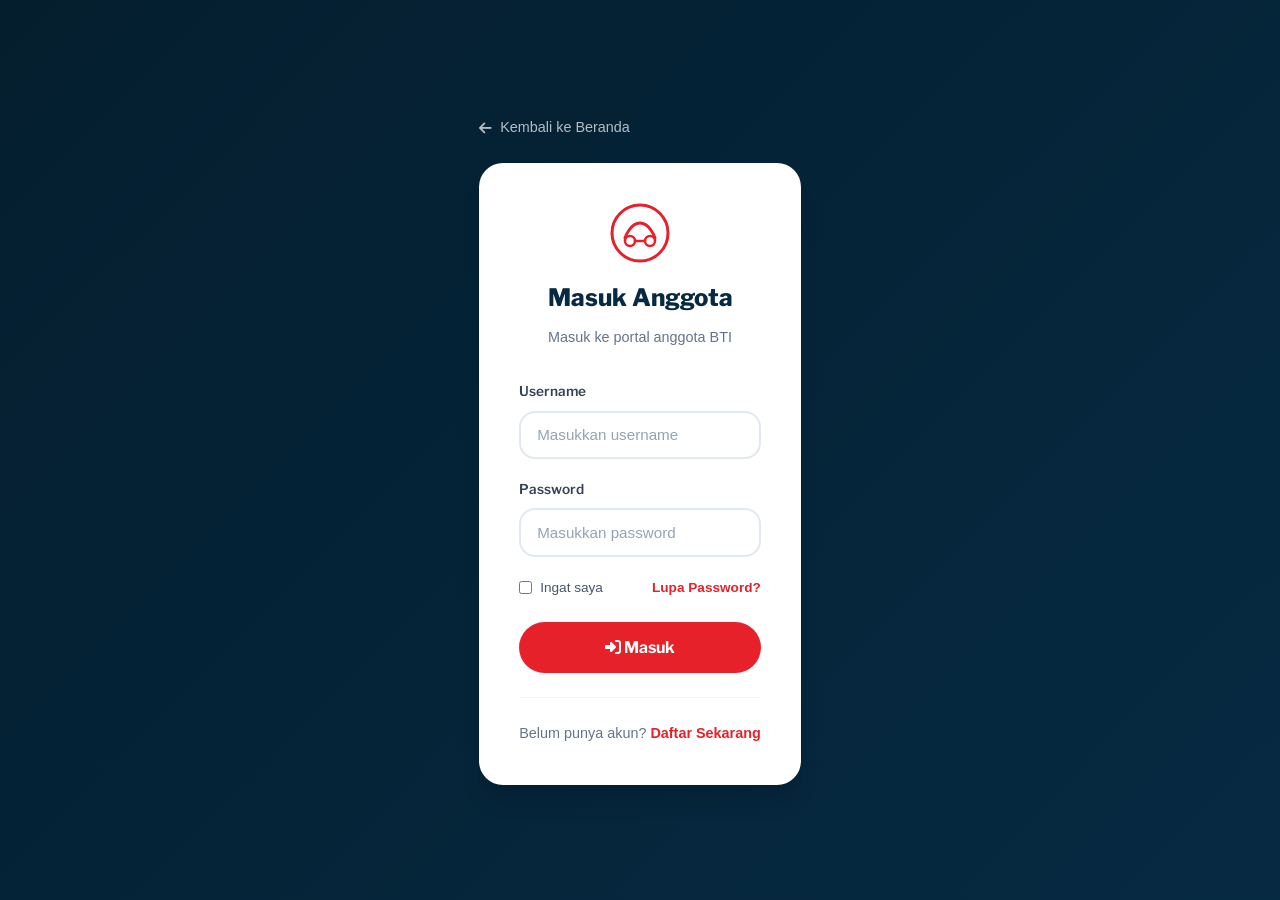
<file: pages/login.html>
<!DOCTYPE html>
<html lang="id">
<head>
    <meta charset="UTF-8">
    <meta name="viewport" content="width=device-width, initial-scale=1.0">
    <title>Masuk Anggota - Bikers Touring Indonesia</title>
    <link rel="preconnect" href="https://fonts.googleapis.com">
    <link rel="preconnect" href="https://fonts.gstatic.com" crossorigin>
    <link href="https://fonts.googleapis.com/css2?family=Libre+Franklin:wght@400;500;600;700;800;900&display=swap" rel="stylesheet">
    <link rel="stylesheet" href="https://cdnjs.cloudflare.com/ajax/libs/font-awesome/6.5.1/css/all.min.css">
    <link rel="stylesheet" href="../css/style.css">
    <link rel="stylesheet" href="../css/components.css">
    <link rel="stylesheet" href="../css/responsive.css">
    <style>
        :root {
            --primary: #062A42; --primary-light: #0a3d5c; --primary-dark: #041e2e;
            --accent: #E62129; --accent-hover: #c91a21; --accent-light: #ff4d54;
            --white: #ffffff; --gray-50: #f8fafc; --gray-100: #f1f5f9; --gray-200: #e2e8f0;
            --gray-300: #cbd5e1; --gray-400: #94a3b8; --gray-500: #64748b; --gray-600: #475569;
            --gray-700: #334155; --gray-800: #1e293b; --gray-900: #0f172a;
            --success: #10b981; --warning: #f59e0b; --danger: #ef4444; --info: #3b82f6;
            --font-heading: "Franklin Gothic ITC", "Libre Franklin", "Arial Narrow", Arial, sans-serif;
            --font-body: "Helvetica Neue", Helvetica, Arial, sans-serif;
            --radius-lg: 16px; --radius-xl: 24px; --radius-full: 9999px;
            --shadow-xl: 0 20px 25px -5px rgba(0,0,0,0.1), 0 8px 10px -6px rgba(0,0,0,0.1);
            --transition-base: 0.3s ease;
        }
        .auth-page { min-height: 100vh; display: flex; align-items: center; justify-content: center; background: linear-gradient(135deg, var(--primary-dark) 0%, var(--primary) 100%); padding: 2rem 1rem; }
        .auth-card { background: var(--white); border-radius: var(--radius-xl); padding: 2.5rem; width: 100%; max-width: 420px; box-shadow: var(--shadow-xl); }
        .auth-header { text-align: center; margin-bottom: 2rem; }
        .auth-header .logo-icon { width: 60px; height: 60px; margin: 0 auto 1rem; color: var(--accent); }
        .auth-header h1 { font-family: var(--font-heading); font-size: 1.5rem; font-weight: 800; color: var(--primary); margin-bottom: 0.5rem; }
        .auth-header p { font-family: var(--font-body); color: var(--gray-500); font-size: 0.9rem; }
        .form-group { margin-bottom: 1.25rem; }
        .form-label { display: block; font-family: var(--font-heading); font-size: 0.85rem; font-weight: 600; color: var(--gray-700); margin-bottom: 0.5rem; }
        .form-input { width: 100%; padding: 0.85rem 1rem; border: 2px solid var(--gray-200); border-radius: var(--radius-lg); font-family: var(--font-body); font-size: 0.95rem; color: var(--gray-800); background: var(--white); transition: var(--transition-base); }
        .form-input:focus { outline: none; border-color: var(--accent); box-shadow: 0 0 0 4px rgba(230, 33, 41, 0.1); }
        .form-options { display: flex; justify-content: space-between; align-items: center; margin-bottom: 1.5rem; font-family: var(--font-body); font-size: 0.85rem; }
        .remember-me { display: flex; align-items: center; gap: 0.5rem; color: var(--gray-600); cursor: pointer; }
        .forgot-link { color: var(--accent); font-weight: 600; }
        .btn-submit { width: 100%; padding: 1rem; background: var(--accent); color: var(--white); border: none; border-radius: var(--radius-full); font-family: var(--font-heading); font-size: 1rem; font-weight: 700; cursor: pointer; transition: var(--transition-base); }
        .btn-submit:hover { background: var(--accent-hover); transform: translateY(-2px); box-shadow: 0 8px 25px rgba(230, 33, 41, 0.35); }
        .auth-footer { text-align: center; margin-top: 1.5rem; padding-top: 1.5rem; border-top: 1px solid var(--gray-100); }
        .auth-footer p { font-family: var(--font-body); color: var(--gray-500); font-size: 0.9rem; }
        .auth-footer a { color: var(--accent); font-weight: 700; }
        .back-link { display: inline-flex; align-items: center; gap: 0.5rem; color: rgba(255,255,255,0.7); margin-bottom: 1.5rem; font-family: var(--font-body); font-size: 0.9rem; }
        .back-link:hover { color: var(--white); }
        .alert { padding: 1rem 1.25rem; border-radius: var(--radius-lg); font-family: var(--font-body); font-size: 0.9rem; display: none; align-items: center; gap: 0.75rem; margin-bottom: 1rem; }
        .alert-danger { background: rgba(239, 68, 68, 0.1); color: var(--danger); border: 1px solid rgba(239, 68, 68, 0.2); }
        .alert-warning { background: rgba(245, 158, 11, 0.1); color: var(--warning); border: 1px solid rgba(245, 158, 11, 0.2); }
    </style>
</head>
<body>
    <div class="auth-page">
        <div>
            <a href="../index.html" class="back-link"><i class="fas fa-arrow-left"></i> Kembali ke Beranda</a>
            <div class="auth-card">
                <div class="auth-header">
                    <div class="logo-icon">
                        <svg viewBox="0 0 60 60" fill="none" xmlns="http://www.w3.org/2000/svg"><circle cx="30" cy="30" r="28" stroke="currentColor" stroke-width="3"/><path d="M15 35C15 35 20 20 30 20C40 20 45 35 45 35" stroke="currentColor" stroke-width="3" stroke-linecap="round"/><circle cx="20" cy="38" r="5" stroke="currentColor" stroke-width="2.5"/><circle cx="40" cy="38" r="5" stroke="currentColor" stroke-width="2.5"/><path d="M25 38H35" stroke="currentColor" stroke-width="2.5" stroke-linecap="round"/></svg>
                    </div>
                    <h1>Masuk Anggota</h1>
                    <p>Masuk ke portal anggota BTI</p>
                </div>
                <div class="alert alert-danger" id="errorAlert"><i class="fas fa-exclamation-circle"></i> <span id="errorMsg">Username atau password salah</span></div>
                <div class="alert alert-warning" id="warningAlert"><i class="fas fa-exclamation-triangle"></i> <span id="warningMsg">Akun Anda belum aktif. Silakan tunggu verifikasi.</span></div>
                <form id="loginForm">
                    <div class="form-group">
                        <label class="form-label">Username</label>
                        <input type="text" class="form-input" id="username" placeholder="Masukkan username" required>
                    </div>
                    <div class="form-group">
                        <label class="form-label">Password</label>
                        <input type="password" class="form-input" id="password" placeholder="Masukkan password" required>
                    </div>
                    <div class="form-options">
                        <label class="remember-me"><input type="checkbox" id="remember"> <span>Ingat saya</span></label>
                        <a href="#" class="forgot-link">Lupa Password?</a>
                    </div>
                    <button type="submit" class="btn-submit"><i class="fas fa-sign-in-alt"></i> Masuk</button>
                </form>
                <div class="auth-footer">
                    <p>Belum punya akun? <a href="register.html">Daftar Sekarang</a></p>
                </div>
            </div>
        </div>
    </div>
    <script>
        document.getElementById('loginForm').addEventListener('submit', function(e) {
            e.preventDefault();
            const username = document.getElementById('username').value.trim();
            const password = document.getElementById('password').value.trim();
            const errorAlert = document.getElementById('errorAlert');
            const warningAlert = document.getElementById('warningAlert');
            errorAlert.style.display = 'none';
            warningAlert.style.display = 'none';
            if (!username || !password) {
                document.getElementById('errorMsg').textContent = 'Username dan Password wajib diisi';
                errorAlert.style.display = 'flex';
                return;
            }
            if (username === 'demo' && password === 'demo') {
                alert('Selamat datang di Member Dashboard BTI! (Demo)');
            } else if (username === 'pending' && password === 'pending') {
                warningAlert.style.display = 'flex';
            } else {
                document.getElementById('errorMsg').textContent = 'Username atau password salah';
                errorAlert.style.display = 'flex';
            }
        });
    </script>
</body>
</html>
</file>
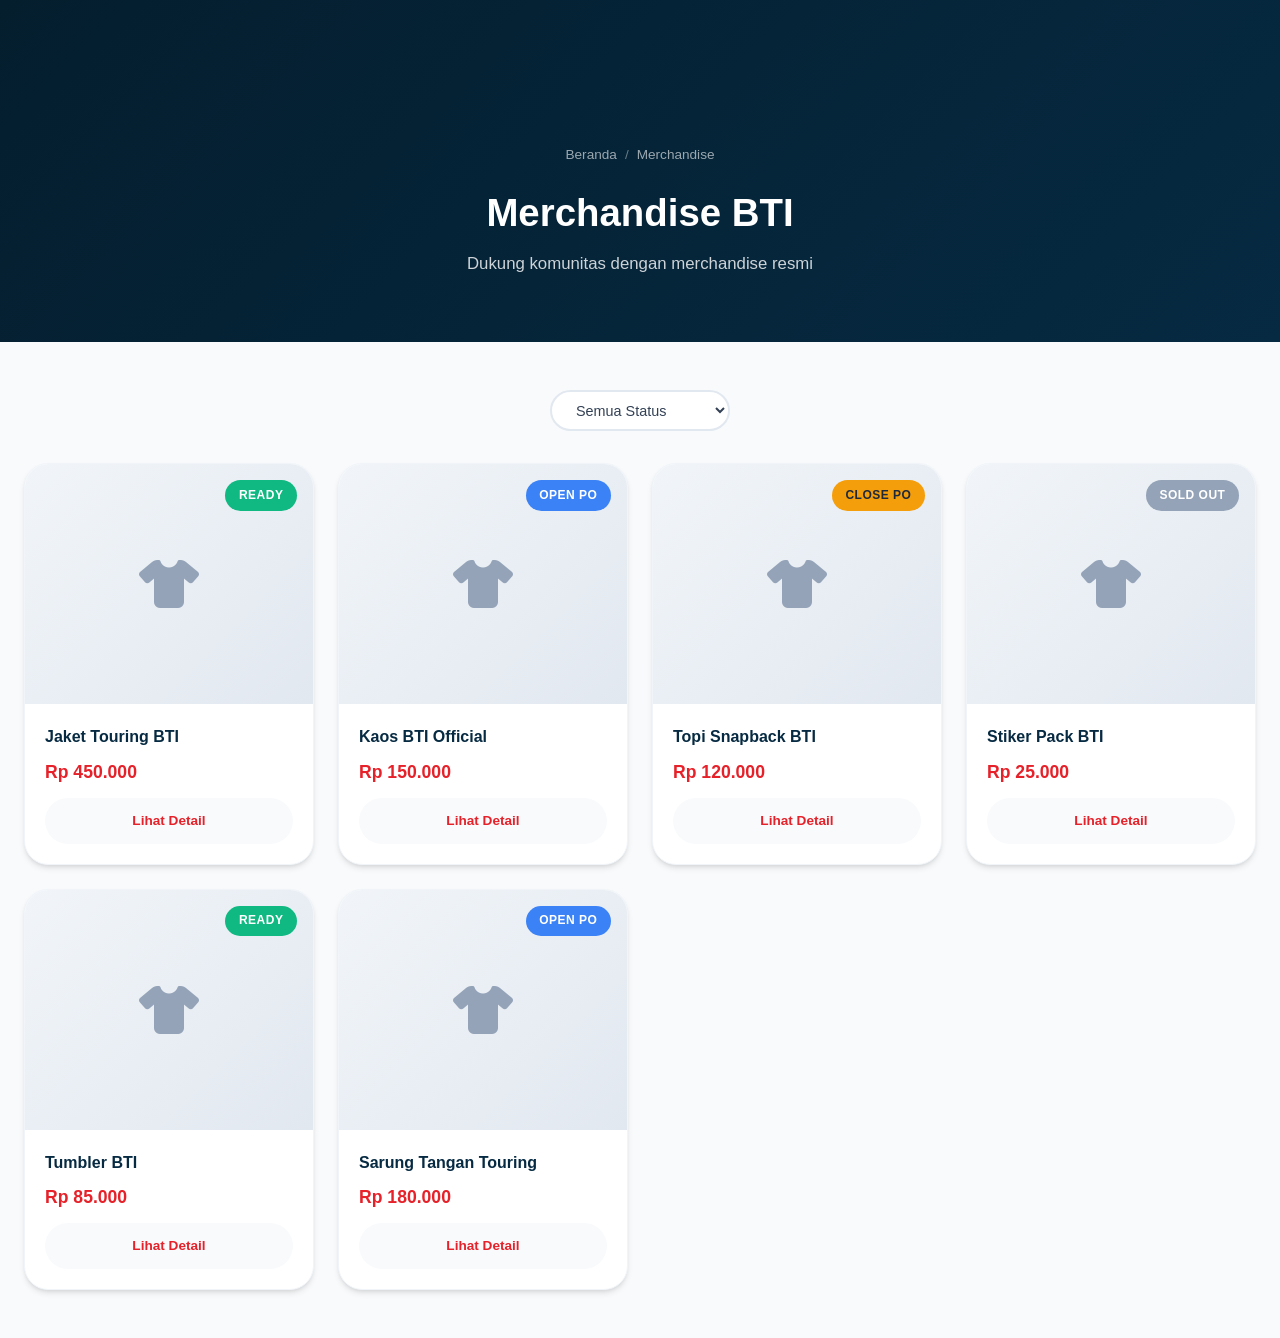
<file: pages/merchandise.html>
<!DOCTYPE html>
<html lang="id">
<head>
    <meta charset="UTF-8">
    <meta name="viewport" content="width=device-width, initial-scale=1.0">
    <title>Merchandise - Bikers Touring Indonesia</title>
    <link rel="preconnect" href="https://fonts.googleapis.com">
    <link rel="preconnect" href="https://fonts.gstatic.com" crossorigin>
    <link href="https://fonts.googleapis.com/css2?family=Montserrat:wght@400;500;600;700;800;900&family=Open+Sans:wght@400;500;600;700&display=swap" rel="stylesheet">
    <link rel="stylesheet" href="https://cdnjs.cloudflare.com/ajax/libs/font-awesome/6.5.1/css/all.min.css">
    <link rel="stylesheet" href="../css/style.css">
    <link rel="stylesheet" href="../css/components.css">
    <link rel="stylesheet" href="../css/responsive.css">
    <style>
        .page-header { background: linear-gradient(135deg, var(--primary-dark) 0%, var(--primary) 100%); padding: 8rem 0 4rem; color: var(--white); text-align: center; }
        .page-header h1 { font-family: var(--font-heading); font-size: clamp(1.8rem, 3vw, 2.5rem); font-weight: 800; margin-bottom: 0.5rem; }
        .page-header p { color: rgba(255,255,255,0.8); font-size: 1.05rem; }
        .breadcrumb { display: flex; align-items: center; justify-content: center; gap: 0.5rem; padding: 1rem 0; font-size: 0.85rem; color: rgba(255,255,255,0.6); }
        .breadcrumb a:hover { color: var(--accent); }
        .breadcrumb-separator { color: rgba(255,255,255,0.4); }
        .merch-section { padding: 3rem 0; background: var(--gray-50); }
        .filter-toolbar { display: flex; justify-content: center; gap: 1rem; margin-bottom: 2rem; flex-wrap: wrap; }
        .filter-toolbar select { padding: 0.6rem 1.25rem; border: 2px solid var(--gray-200); border-radius: var(--radius-full); font-size: 0.9rem; color: var(--gray-700); background: var(--white); cursor: pointer; min-width: 180px; }
        .filter-toolbar select:focus { outline: none; border-color: var(--accent); }
        .merch-grid { display: grid; grid-template-columns: repeat(auto-fill, minmax(260px, 1fr)); gap: 1.5rem; }
        .merch-card { background: var(--white); border-radius: var(--radius-xl); overflow: hidden; box-shadow: var(--shadow-md); border: 1px solid var(--gray-100); transition: var(--transition-base); }
        .merch-card:hover { transform: translateY(-5px); box-shadow: var(--shadow-xl); }
        .merch-img { position: relative; height: 240px; background: linear-gradient(135deg, var(--gray-100) 0%, var(--gray-200) 100%); display: flex; align-items: center; justify-content: center; color: var(--gray-400); font-size: 3rem; overflow: hidden; }
        .merch-status { position: absolute; top: 1rem; right: 1rem; padding: 0.35rem 0.85rem; font-size: 0.75rem; font-weight: 700; text-transform: uppercase; letter-spacing: 0.5px; border-radius: var(--radius-full); color: var(--white); }
        .merch-status.ready { background: var(--success); }
        .merch-status.open-po { background: var(--info); }
        .merch-status.close-po { background: var(--warning); color: var(--gray-800); }
        .merch-status.sold-out { background: var(--gray-400); }
        .merch-info { padding: 1.25rem; }
        .merch-info h3 { font-family: var(--font-heading); font-size: 1rem; font-weight: 700; color: var(--primary); margin-bottom: 0.5rem; }
        .merch-price { font-family: var(--font-heading); font-size: 1.1rem; font-weight: 800; color: var(--accent); }
        .merch-cta { display: block; width: 100%; padding: 0.75rem; margin-top: 0.75rem; background: var(--gray-50); color: var(--accent); text-align: center; font-family: var(--font-heading); font-size: 0.85rem; font-weight: 600; border-radius: var(--radius-full); transition: var(--transition-base); }
        .merch-cta:hover { background: var(--accent); color: var(--white); }
        @media (max-width: 767px) { .merch-grid { grid-template-columns: 1fr; } }
    </style>
</head>
<body>
    <div class="page-header">
        <div class="container">
            <div class="breadcrumb"><a href="../index.html">Beranda</a><span class="breadcrumb-separator">/</span><span>Merchandise</span></div>
            <h1>Merchandise BTI</h1>
            <p>Dukung komunitas dengan merchandise resmi</p>
        </div>
    </div>
    <section class="merch-section">
        <div class="container">
            <div class="filter-toolbar">
                <select id="filterStatus"><option value="all">Semua Status</option><option value="ready">Ready</option><option value="open-po">Open PO</option><option value="close-po">Close PO</option><option value="sold-out">Sold Out</option></select>
            </div>
            <div class="merch-grid" id="merchGrid"></div>
        </div>
    </section>
    <script src="../js/data.js"></script>
    <script>
        function renderMerchPage() {
            const container = document.getElementById('merchGrid');
            if (!container || typeof merchandiseData === 'undefined') return;
            const statusLabels = { 'ready': 'Ready', 'open-po': 'Open PO', 'close-po': 'Close PO', 'sold-out': 'Sold Out' };
            container.innerHTML = merchandiseData.map(m => `
                <div class="merch-card">
                    <div class="merch-img">
                        ${m.foto ? `<img src="${m.foto}" alt="${m.nama}">` : '<i class="fas fa-tshirt"></i>'}
                        <span class="merch-status ${m.status}">${statusLabels[m.status]}</span>
                    </div>
                    <div class="merch-info">
                        <h3>${m.nama}</h3>
                        <div class="merch-price">${m.harga}</div>
                        <a href="detail/merchandise-detail.html?id=${m.id}" class="merch-cta">Lihat Detail</a>
                    </div>
                </div>
            `).join('');
        }
        renderMerchPage();
    </script>
</body>
</html>
</file>
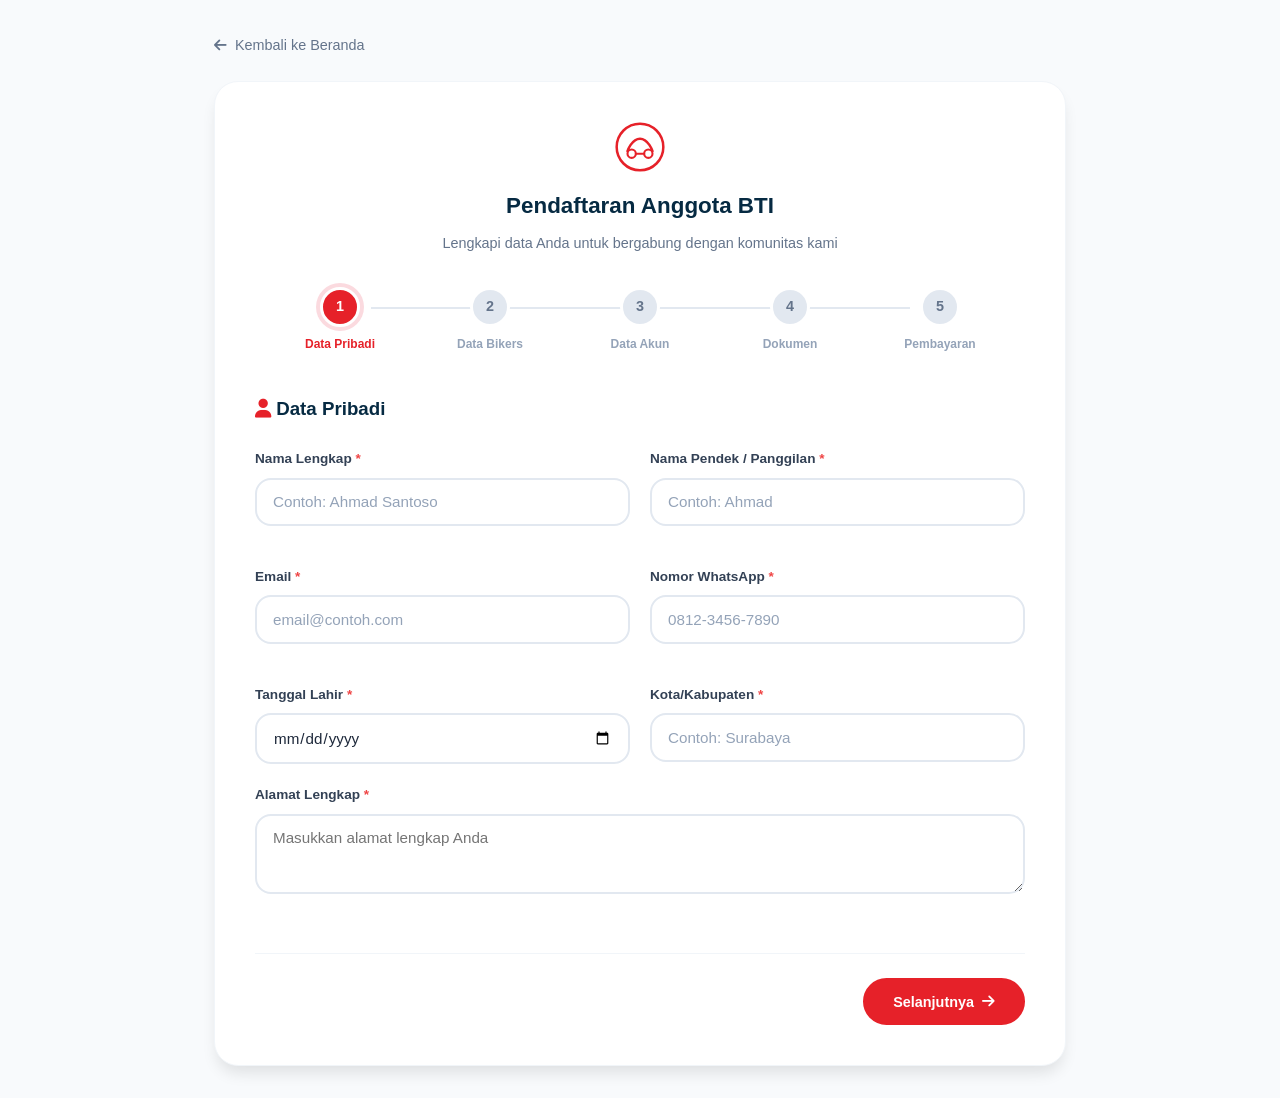
<file: pages/register.html>
<!DOCTYPE html>
<html lang="id">
<head>
    <meta charset="UTF-8">
    <meta name="viewport" content="width=device-width, initial-scale=1.0">
    <title>Daftar Anggota - Bikers Touring Indonesia</title>
    <link rel="preconnect" href="https://fonts.googleapis.com">
    <link rel="preconnect" href="https://fonts.gstatic.com" crossorigin>
    <link href="https://fonts.googleapis.com/css2?family=Montserrat:wght@400;500;600;700;800;900&family=Open+Sans:wght@400;500;600;700&display=swap" rel="stylesheet">
    <link rel="stylesheet" href="https://cdnjs.cloudflare.com/ajax/libs/font-awesome/6.5.1/css/all.min.css">
    <link rel="stylesheet" href="../css/style.css">
    <link rel="stylesheet" href="../css/components.css">
    <link rel="stylesheet" href="../css/responsive.css">
    <style>
        :root {
            --primary: #062A42; --primary-light: #0a3d5c; --primary-dark: #041e2e;
            --accent: #E62129; --accent-hover: #c91a21; --accent-light: #ff4d54;
            --white: #ffffff; --gray-50: #f8fafc; --gray-100: #f1f5f9; --gray-200: #e2e8f0;
            --gray-300: #cbd5e1; --gray-400: #94a3b8; --gray-500: #64748b; --gray-600: #475569;
            --gray-700: #334155; --gray-800: #1e293b; --gray-900: #0f172a;
            --success: #10b981; --warning: #f59e0b; --danger: #ef4444; --info: #3b82f6;
            --font-heading: "Franklin Gothic ITC", "Libre Franklin", "Arial Narrow", Arial, sans-serif; --font-body: "Helvetica Neue", Helvetica, Arial, sans-serif;
            --radius-sm: 8px; --radius-md: 12px; --radius-lg: 16px; --radius-xl: 24px; --radius-full: 9999px;
            --shadow-md: 0 4px 6px -1px rgba(0,0,0,0.1); --shadow-lg: 0 10px 15px -3px rgba(0,0,0,0.1); --shadow-xl: 0 20px 25px -5px rgba(0,0,0,0.1);
            --transition-base: 0.3s ease;
        }
        *, *::before, *::after { margin: 0; padding: 0; box-sizing: border-box; }
        body { font-family: var(--font-body); color: var(--gray-800); line-height: 1.6; background: var(--gray-50); }
        a { text-decoration: none; color: inherit; }
        .container { max-width: 900px; margin: 0 auto; padding: 0 1.5rem; }
        .auth-page { min-height: 100vh; padding: 2rem 1rem; }
        .back-link { display: inline-flex; align-items: center; gap: 0.5rem; color: var(--gray-500); margin-bottom: 1.5rem; font-size: 0.9rem; transition: var(--transition-base); }
        .back-link:hover { color: var(--accent); }
        .auth-card { background: var(--white); border-radius: var(--radius-xl); padding: 2.5rem; box-shadow: var(--shadow-lg); border: 1px solid var(--gray-100); }
        .auth-header { text-align: center; margin-bottom: 2rem; }
        .auth-header .logo-icon { width: 50px; height: 50px; margin: 0 auto 1rem; color: var(--accent); }
        .auth-header h1 { font-family: var(--font-heading); font-size: 1.4rem; font-weight: 800; color: var(--primary); margin-bottom: 0.5rem; }
        .auth-header p { color: var(--gray-500); font-size: 0.9rem; }

        /* Stepper */
        .stepper { display: flex; justify-content: center; gap: 0; margin-bottom: 2.5rem; position: relative; }
        .stepper::before { content: ''; position: absolute; top: 20px; left: 15%; right: 15%; height: 2px; background: var(--gray-200); z-index: 0; }
        .step { display: flex; flex-direction: column; align-items: center; gap: 0.5rem; position: relative; z-index: 1; flex: 1; max-width: 150px; }
        .step-number { width: 40px; height: 40px; border-radius: 50%; background: var(--gray-200); color: var(--gray-500); display: flex; align-items: center; justify-content: center; font-family: var(--font-heading); font-weight: 700; font-size: 0.9rem; transition: var(--transition-base); border: 3px solid var(--white); }
        .step.active .step-number { background: var(--accent); color: var(--white); box-shadow: 0 0 0 4px rgba(233, 69, 96, 0.2); }
        .step.completed .step-number { background: var(--success); color: var(--white); }
        .step-label { font-size: 0.75rem; font-weight: 600; color: var(--gray-400); text-align: center; }
        .step.active .step-label { color: var(--accent); }
        .step.completed .step-label { color: var(--success); }

        /* Form */
        .form-section { display: none; animation: fadeIn 0.4s ease; }
        .form-section.active { display: block; }
        @keyframes fadeIn { from { opacity: 0; transform: translateY(10px); } to { opacity: 1; transform: translateY(0); } }
        .form-grid { display: grid; grid-template-columns: 1fr 1fr; gap: 1.25rem; }
        .form-grid.full { grid-template-columns: 1fr; }
        .form-group { margin-bottom: 1.25rem; }
        .form-label { display: block; font-family: var(--font-heading); font-size: 0.85rem; font-weight: 600; color: var(--gray-700); margin-bottom: 0.5rem; }
        .form-label.required::after { content: ' *'; color: var(--danger); }
        .form-input, .form-select, .form-textarea { width: 100%; padding: 0.85rem 1rem; border: 2px solid var(--gray-200); border-radius: var(--radius-lg); font-family: var(--font-body); font-size: 0.95rem; color: var(--gray-800); background: var(--white); transition: var(--transition-base); }
        .form-input:focus, .form-select:focus, .form-textarea:focus { outline: none; border-color: var(--accent); box-shadow: 0 0 0 4px rgba(233, 69, 96, 0.1); }
        .form-input::placeholder { color: var(--gray-400); }
        .form-textarea { min-height: 80px; resize: vertical; }
        .file-upload { border: 2px dashed var(--gray-300); border-radius: var(--radius-lg); padding: 1.5rem; text-align: center; cursor: pointer; transition: var(--transition-base); background: var(--gray-50); }
        .file-upload:hover { border-color: var(--accent); background: rgba(233, 69, 96, 0.03); }
        .file-upload i { font-size: 2rem; color: var(--gray-400); margin-bottom: 0.5rem; }
        .file-upload p { font-size: 0.85rem; color: var(--gray-500); }
        .file-upload input { display: none; }

        /* Buttons */
        .form-actions { display: flex; justify-content: space-between; margin-top: 2rem; padding-top: 1.5rem; border-top: 1px solid var(--gray-100); }
        .btn { display: inline-flex; align-items: center; justify-content: center; gap: 0.5rem; padding: 0.85rem 1.75rem; font-family: var(--font-heading); font-size: 0.9rem; font-weight: 600; border-radius: var(--radius-full); transition: var(--transition-base); cursor: pointer; border: 2px solid transparent; }
        .btn-primary { background: var(--accent); color: var(--white); border-color: var(--accent); }
        .btn-primary:hover { background: var(--accent-hover); transform: translateY(-2px); box-shadow: 0 8px 25px rgba(233, 69, 96, 0.35); }
        .btn-outline { background: transparent; color: var(--gray-600); border-color: var(--gray-300); }
        .btn-outline:hover { border-color: var(--accent); color: var(--accent); }
        .btn:disabled { opacity: 0.5; cursor: not-allowed; transform: none !important; }

        /* Payment Section */
        .payment-card { background: linear-gradient(135deg, var(--primary) 0%, var(--primary-light) 100%); border-radius: var(--radius-xl); padding: 2rem; color: var(--white); margin-bottom: 1.5rem; }
        .payment-card h3 { font-family: var(--font-heading); font-size: 1.1rem; margin-bottom: 1rem; }
        .payment-amount { font-family: var(--font-heading); font-size: 2rem; font-weight: 800; margin-bottom: 0.5rem; }
        .payment-period { font-size: 0.9rem; opacity: 0.8; margin-bottom: 1.5rem; }
        .payment-methods { display: flex; gap: 1rem; flex-wrap: wrap; }
        .payment-method { display: flex; align-items: center; gap: 0.75rem; padding: 0.75rem 1.25rem; background: rgba(255,255,255,0.1); border-radius: var(--radius-lg); cursor: pointer; transition: var(--transition-base); border: 2px solid transparent; }
        .payment-method:hover, .payment-method.active { border-color: var(--accent); background: rgba(255,255,255,0.15); }
        .payment-method i { font-size: 1.2rem; }

        /* Status */
        .status-card { text-align: center; padding: 3rem 2rem; }
        .status-icon { width: 80px; height: 80px; border-radius: 50%; display: flex; align-items: center; justify-content: center; margin: 0 auto 1.5rem; font-size: 2rem; }
        .status-icon.pending { background: rgba(245, 158, 11, 0.1); color: var(--warning); }
        .status-icon.success { background: rgba(16, 185, 129, 0.1); color: var(--success); }
        .status-card h2 { font-family: var(--font-heading); font-size: 1.5rem; font-weight: 800; color: var(--primary); margin-bottom: 0.75rem; }
        .status-card p { color: var(--gray-500); margin-bottom: 0.5rem; }
        .nomor-pengajuan { font-family: var(--font-heading); font-size: 1.2rem; font-weight: 700; color: var(--accent); background: var(--gray-50); padding: 0.75rem 1.5rem; border-radius: var(--radius-lg); display: inline-block; margin: 1rem 0; }
        .status-timeline { display: flex; justify-content: center; gap: 1rem; margin-top: 2rem; flex-wrap: wrap; }
        .status-item { text-align: center; padding: 1rem; border-radius: var(--radius-lg); background: var(--gray-50); min-width: 140px; }
        .status-item.active { background: rgba(233, 69, 96, 0.08); border: 2px solid var(--accent); }
        .status-item i { font-size: 1.5rem; margin-bottom: 0.5rem; display: block; }
        .status-item.pending i { color: var(--warning); }
        .status-item.active i { color: var(--accent); }
        .status-item.success i { color: var(--success); }
        .status-item.rejected i { color: var(--danger); }
        .status-item span { font-size: 0.8rem; font-weight: 600; }

        @media (max-width: 767px) {
            .form-grid { grid-template-columns: 1fr; }
            .auth-card { padding: 1.5rem; }
            .stepper::before { left: 5%; right: 5%; }
            .step-label { font-size: 0.65rem; }
            .form-actions { flex-direction: column; gap: 0.75rem; }
            .form-actions .btn { width: 100%; }
        }
    </style>
</head>
<body>
    <div class="auth-page">
        <div class="container">
            <a href="../index.html" class="back-link"><i class="fas fa-arrow-left"></i> Kembali ke Beranda</a>
            <div class="auth-card">
                <div class="auth-header">
                    <div class="logo-icon">
                        <svg viewBox="0 0 60 60" fill="none" xmlns="http://www.w3.org/2000/svg"><circle cx="30" cy="30" r="28" stroke="currentColor" stroke-width="3"/><path d="M15 35C15 35 20 20 30 20C40 20 45 35 45 35" stroke="currentColor" stroke-width="3" stroke-linecap="round"/><circle cx="20" cy="38" r="5" stroke="currentColor" stroke-width="2.5"/><circle cx="40" cy="38" r="5" stroke="currentColor" stroke-width="2.5"/><path d="M25 38H35" stroke="currentColor" stroke-width="2.5" stroke-linecap="round"/></svg>
                    </div>
                    <h1>Pendaftaran Anggota BTI</h1>
                    <p>Lengkapi data Anda untuk bergabung dengan komunitas kami</p>
                </div>

                <!-- Stepper -->
                <div class="stepper" id="stepper">
                    <div class="step active" data-step="1">
                        <div class="step-number">1</div>
                        <span class="step-label">Data Pribadi</span>
                    </div>
                    <div class="step" data-step="2">
                        <div class="step-number">2</div>
                        <span class="step-label">Data Bikers</span>
                    </div>
                    <div class="step" data-step="3">
                        <div class="step-number">3</div>
                        <span class="step-label">Data Akun</span>
                    </div>
                    <div class="step" data-step="4">
                        <div class="step-number">4</div>
                        <span class="step-label">Dokumen</span>
                    </div>
                    <div class="step" data-step="5">
                        <div class="step-number">5</div>
                        <span class="step-label">Pembayaran</span>
                    </div>
                </div>

                <form id="registerForm">
                    <!-- Step 1: Data Pribadi -->
                    <div class="form-section active" data-section="1">
                        <h3 style="font-family: var(--font-heading); margin-bottom: 1.5rem; color: var(--primary);"><i class="fas fa-user" style="color: var(--accent);"></i> Data Pribadi</h3>
                        <div class="form-grid">
                            <div class="form-group">
                                <label class="form-label required">Nama Lengkap</label>
                                <input type="text" class="form-input" placeholder="Contoh: Ahmad Santoso" required>
                            </div>
                            <div class="form-group">
                                <label class="form-label required">Nama Pendek / Panggilan</label>
                                <input type="text" class="form-input" placeholder="Contoh: Ahmad" required>
                            </div>
                            <div class="form-group">
                                <label class="form-label required">Email</label>
                                <input type="email" class="form-input" placeholder="email@contoh.com" required>
                            </div>
                            <div class="form-group">
                                <label class="form-label required">Nomor WhatsApp</label>
                                <input type="tel" class="form-input" placeholder="0812-3456-7890" required>
                            </div>
                            <div class="form-group">
                                <label class="form-label required">Tanggal Lahir</label>
                                <input type="date" class="form-input" required>
                            </div>
                            <div class="form-group">
                                <label class="form-label required">Kota/Kabupaten</label>
                                <input type="text" class="form-input" placeholder="Contoh: Surabaya" required>
                            </div>
                        </div>
                        <div class="form-grid full">
                            <div class="form-group">
                                <label class="form-label required">Alamat Lengkap</label>
                                <textarea class="form-textarea" placeholder="Masukkan alamat lengkap Anda" required></textarea>
                            </div>
                        </div>
                    </div>

                    <!-- Step 2: Data Bikers -->
                    <div class="form-section" data-section="2">
                        <h3 style="font-family: var(--font-heading); margin-bottom: 1.5rem; color: var(--primary);"><i class="fas fa-motorcycle" style="color: var(--accent);"></i> Data Bikers</h3>
                        <div class="form-grid">
                            <div class="form-group">
                                <label class="form-label">Nama Komunitas</label>
                                <input type="text" class="form-input" placeholder="Nama komunitas Anda (opsional)">
                            </div>
                            <div class="form-group">
                                <label class="form-label required">Regional</label>
                                <select class="form-select" required>
                                    <option value="">Pilih Regional</option>
                                    <option value="jawa-timur">Jawa Timur</option>
                                    <option value="jawa-tengah">Jawa Tengah</option>
                                    <option value="jawa-barat">Jawa Barat</option>
                                    <option value="bali">Bali</option>
                                    <option value="sumatera-utara">Sumatera Utara</option>
                                </select>
                            </div>
                            <div class="form-group">
                                <label class="form-label required">Korwil</label>
                                <select class="form-select" required>
                                    <option value="">Pilih Korwil</option>
                                    <option value="surabaya">Korwil Surabaya</option>
                                    <option value="mojokerto">Korwil Mojokerto</option>
                                    <option value="jombang">Korwil Jombang</option>
                                    <option value="sidoarjo">Korwil Sidoarjo</option>
                                </select>
                            </div>
                            <div class="form-group">
                                <label class="form-label required">Jenis Kendaraan</label>
                                <select class="form-select" required>
                                    <option value="">Pilih Jenis</option>
                                    <option value="sport">Sport</option>
                                    <option value="naked">Naked</option>
                                    <option value="cruiser">Cruiser</option>
                                    <option value="adventure">Adventure/Touring</option>
                                    <option value="scooter">Scooter/Maxi</option>
                                    <option value="moped">Moped/Underbone</option>
                                </select>
                            </div>
                            <div class="form-group">
                                <label class="form-label required">Nomor Polisi</label>
                                <input type="text" class="form-input" placeholder="Contoh: L 1234 AB" required>
                            </div>
                        </div>
                    </div>

                    <!-- Step 3: Data Akun -->
                    <div class="form-section" data-section="3">
                        <h3 style="font-family: var(--font-heading); margin-bottom: 1.5rem; color: var(--primary);"><i class="fas fa-lock" style="color: var(--accent);"></i> Data Akun</h3>
                        <div class="form-grid full">
                            <div class="form-group">
                                <label class="form-label required">Username</label>
                                <input type="text" class="form-input" placeholder="Buat username unik" required>
                            </div>
                            <div class="form-group">
                                <label class="form-label required">Password</label>
                                <input type="password" class="form-input" placeholder="Minimal 8 karakter" required>
                            </div>
                            <div class="form-group">
                                <label class="form-label required">Konfirmasi Password</label>
                                <input type="password" class="form-input" placeholder="Ulangi password" required>
                            </div>
                        </div>
                    </div>

                    <!-- Step 4: Dokumen -->
                    <div class="form-section" data-section="4">
                        <h3 style="font-family: var(--font-heading); margin-bottom: 1.5rem; color: var(--primary);"><i class="fas fa-file-upload" style="color: var(--accent);"></i> Dokumen Pendukung</h3>
                        <div class="form-grid full">
                            <div class="form-group">
                                <label class="form-label required">Foto Diri</label>
                                <div class="file-upload" onclick="document.getElementById('foto').click()">
                                    <i class="fas fa-camera"></i>
                                    <p>Klik untuk upload foto diri (pas foto)</p>
                                    <input type="file" id="foto" accept="image/*">
                                </div>
                            </div>
                            <div class="form-group">
                                <label class="form-label required">Identitas (KTP/SIM)</label>
                                <div class="file-upload" onclick="document.getElementById('identitas').click()">
                                    <i class="fas fa-id-card"></i>
                                    <p>Klik untuk upload KTP atau SIM</p>
                                    <input type="file" id="identitas" accept="image/*,.pdf">
                                </div>
                            </div>
                            <div class="form-group">
                                <label class="form-label">Dokumen Pendukung Lainnya</label>
                                <div class="file-upload" onclick="document.getElementById('dokumen').click()">
                                    <i class="fas fa-paperclip"></i>
                                    <p>Klik untuk upload dokumen tambahan (opsional)</p>
                                    <input type="file" id="dokumen" accept="image/*,.pdf">
                                </div>
                            </div>
                        </div>
                    </div>

                    <!-- Step 5: Pembayaran -->
                    <div class="form-section" data-section="5">
                        <div class="payment-card">
                            <h3><i class="fas fa-receipt"></i> Pembayaran Registrasi</h3>
                            <div class="payment-amount">Rp 150.000</div>
                            <div class="payment-period">Periode keanggotaan: 2026 - 2027</div>
                            <div class="payment-methods">
                                <div class="payment-method active">
                                    <i class="fas fa-qrcode"></i>
                                    <span>QRIS</span>
                                </div>
                                <div class="payment-method">
                                    <i class="fas fa-university"></i>
                                    <span>Transfer Bank</span>
                                </div>
                            </div>
                        </div>
                        <div class="form-group">
                            <label class="form-label required">Upload Bukti Pembayaran</label>
                            <div class="file-upload" onclick="document.getElementById('bukti').click()">
                                <i class="fas fa-receipt"></i>
                                <p>Klik untuk upload bukti transfer / screenshot QRIS</p>
                                <input type="file" id="bukti" accept="image/*">
                            </div>
                        </div>
                    </div>

                    <!-- Step 6: Status -->
                    <div class="form-section" data-section="6">
                        <div class="status-card">
                            <div class="status-icon pending" id="statusIcon"><i class="fas fa-clock"></i></div>
                            <h2 id="statusTitle">Pendaftaran Berhasil Diajukan!</h2>
                            <p>Nomor Pengajuan Anda:</p>
                            <div class="nomor-pengajuan" id="nomorPengajuan">BTI-2026-00842</div>
                            <p>Status pengajuan Anda saat ini:</p>
                            <div class="status-timeline">
                                <div class="status-item active">
                                    <i class="fas fa-clock"></i>
                                    <span>Menunggu Verifikasi</span>
                                </div>
                                <div class="status-item">
                                    <i class="fas fa-check-circle"></i>
                                    <span>Disetujui</span>
                                </div>
                            </div>
                            <p style="margin-top: 1.5rem; font-size: 0.85rem;">Kami akan menginformasikan status verifikasi melalui WhatsApp dan email Anda.</p>
                            <a href="../index.html" class="btn btn-primary" style="margin-top: 1.5rem;"><i class="fas fa-home"></i> Kembali ke Beranda</a>
                        </div>
                    </div>

                    <div class="form-actions" id="formActions">
                        <button type="button" class="btn btn-outline" id="btnPrev" style="visibility: hidden;"><i class="fas fa-arrow-left"></i> Sebelumnya</button>
                        <button type="button" class="btn btn-primary" id="btnNext">Selanjutnya <i class="fas fa-arrow-right"></i></button>
                        <button type="submit" class="btn btn-primary" id="btnSubmit" style="display: none;"><i class="fas fa-paper-plane"></i> Ajukan Pendaftaran</button>
                    </div>
                </form>
            </div>
        </div>
    </div>
    <script>
        let currentStep = 1;
        const totalSteps = 5;
        const stepper = document.getElementById('stepper');
        const sections = document.querySelectorAll('.form-section');
        const btnPrev = document.getElementById('btnPrev');
        const btnNext = document.getElementById('btnNext');
        const btnSubmit = document.getElementById('btnSubmit');
        const formActions = document.getElementById('formActions');

        function updateStep(step) {
            currentStep = step;

            // Update stepper
            document.querySelectorAll('.step').forEach((s, i) => {
                s.classList.remove('active', 'completed');
                if (i + 1 < step) s.classList.add('completed');
                else if (i + 1 === step) s.classList.add('active');
            });

            // Update sections
            sections.forEach(sec => {
                sec.classList.remove('active');
                if (parseInt(sec.dataset.section) === step) sec.classList.add('active');
            });

            // Update buttons
            btnPrev.style.visibility = step === 1 ? 'hidden' : 'visible';
            if (step === totalSteps) {
                btnNext.style.display = 'none';
                btnSubmit.style.display = 'inline-flex';
            } else {
                btnNext.style.display = 'inline-flex';
                btnSubmit.style.display = 'none';
            }

            // Hide actions on status page
            if (step === 6) {
                formActions.style.display = 'none';
                stepper.style.display = 'none';
            }
        }

        btnNext.addEventListener('click', () => {
            if (currentStep < totalSteps) updateStep(currentStep + 1);
        });

        btnPrev.addEventListener('click', () => {
            if (currentStep > 1) updateStep(currentStep - 1);
        });

        document.getElementById('registerForm').addEventListener('submit', function(e) {
            e.preventDefault();
            updateStep(6);
        });
    </script>
</body>
</html>
</file>
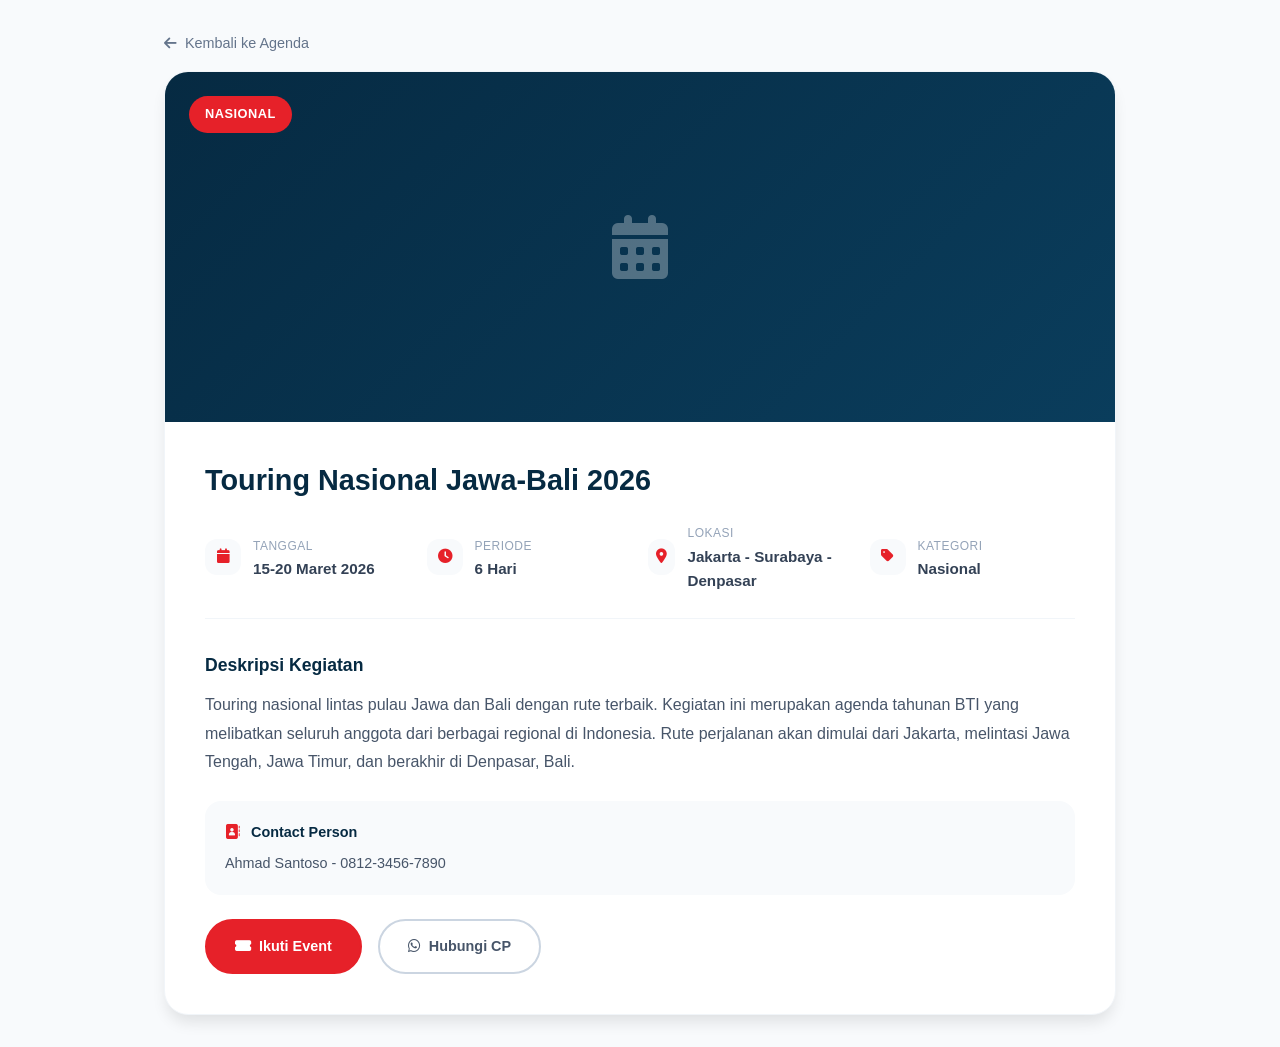
<file: pages/detail/agenda-detail.html>
<!DOCTYPE html>
<html lang="id">
<head>
    <meta charset="UTF-8">
    <meta name="viewport" content="width=device-width, initial-scale=1.0">
    <title>Detail Agenda - Bikers Touring Indonesia</title>
    <link rel="preconnect" href="https://fonts.googleapis.com">
    <link rel="preconnect" href="https://fonts.gstatic.com" crossorigin>
    <link href="https://fonts.googleapis.com/css2?family=Montserrat:wght@400;500;600;700;800;900&family=Open+Sans:wght@400;500;600;700&display=swap" rel="stylesheet">
    <link rel="stylesheet" href="https://cdnjs.cloudflare.com/ajax/libs/font-awesome/6.5.1/css/all.min.css">
    <link rel="stylesheet" href="../../css/style.css">
    <link rel="stylesheet" href="../../css/components.css">
    <link rel="stylesheet" href="../../css/responsive.css">
    <style>
        :root {
            --primary: #062A42; --primary-light: #0a3d5c; --primary-dark: #041e2e;
            --accent: #E62129; --accent-hover: #c91a21; --accent-light: #ff4d54;
            --white: #ffffff; --gray-50: #f8fafc; --gray-100: #f1f5f9; --gray-200: #e2e8f0;
            --gray-300: #cbd5e1; --gray-400: #94a3b8; --gray-500: #64748b; --gray-600: #475569;
            --gray-700: #334155; --gray-800: #1e293b; --gray-900: #0f172a;
            --success: #10b981; --warning: #f59e0b; --danger: #ef4444; --info: #3b82f6;
            --font-heading: "Franklin Gothic ITC", "Libre Franklin", "Arial Narrow", Arial, sans-serif; --font-body: "Helvetica Neue", Helvetica, Arial, sans-serif;
            --radius-sm: 8px; --radius-md: 12px; --radius-lg: 16px; --radius-xl: 24px; --radius-full: 9999px;
            --shadow-md: 0 4px 6px -1px rgba(0,0,0,0.1); --shadow-lg: 0 10px 15px -3px rgba(0,0,0,0.1); --shadow-xl: 0 20px 25px -5px rgba(0,0,0,0.1);
            --transition-base: 0.3s ease;
        }
        *, *::before, *::after { margin: 0; padding: 0; box-sizing: border-box; }
        body { font-family: var(--font-body); color: var(--gray-800); line-height: 1.6; background: var(--gray-50); }
        a { text-decoration: none; color: inherit; }
        .container { max-width: 1000px; margin: 0 auto; padding: 0 1.5rem; }
        .back-link { display: inline-flex; align-items: center; gap: 0.5rem; color: var(--gray-500); margin: 2rem 0 1rem; font-size: 0.9rem; }
        .back-link:hover { color: var(--accent); }
        .detail-card { background: var(--white); border-radius: var(--radius-xl); overflow: hidden; box-shadow: var(--shadow-lg); border: 1px solid var(--gray-100); margin-bottom: 2rem; }
        .detail-cover { width: 100%; height: 350px; background: linear-gradient(135deg, var(--primary) 0%, var(--primary-light) 100%); display: flex; align-items: center; justify-content: center; color: rgba(255,255,255,0.3); font-size: 4rem; position: relative; }
        .detail-cover img { width: 100%; height: 100%; object-fit: cover; }
        .detail-badge { position: absolute; top: 1.5rem; left: 1.5rem; padding: 0.5rem 1rem; font-size: 0.8rem; font-weight: 700; text-transform: uppercase; letter-spacing: 0.5px; border-radius: var(--radius-full); color: var(--white); background: var(--accent); }
        .detail-body { padding: 2.5rem; }
        .detail-title { font-family: var(--font-heading); font-size: 1.8rem; font-weight: 800; color: var(--primary); margin-bottom: 1.25rem; line-height: 1.3; }
        .detail-meta { display: grid; grid-template-columns: repeat(auto-fit, minmax(200px, 1fr)); gap: 1rem; margin-bottom: 2rem; padding-bottom: 1.5rem; border-bottom: 1px solid var(--gray-100); }
        .meta-item { display: flex; align-items: center; gap: 0.75rem; }
        .meta-item i { width: 36px; height: 36px; background: var(--gray-50); border-radius: var(--radius-md); display: flex; align-items: center; justify-content: center; color: var(--accent); font-size: 0.9rem; }
        .meta-item div span { font-size: 0.75rem; color: var(--gray-400); text-transform: uppercase; letter-spacing: 0.5px; }
        .meta-item div p { font-size: 0.95rem; font-weight: 600; color: var(--gray-700); }
        .detail-desc h3 { font-family: var(--font-heading); font-size: 1.1rem; font-weight: 700; color: var(--primary); margin-bottom: 0.75rem; }
        .detail-desc p { color: var(--gray-600); line-height: 1.8; margin-bottom: 1.5rem; }
        .detail-contact { background: var(--gray-50); border-radius: var(--radius-lg); padding: 1.25rem; margin-bottom: 1.5rem; }
        .detail-contact h4 { font-family: var(--font-heading); font-size: 0.9rem; font-weight: 700; color: var(--primary); margin-bottom: 0.5rem; }
        .detail-contact p { font-size: 0.9rem; color: var(--gray-600); }
        .detail-contact a { color: var(--accent); font-weight: 600; }
        .detail-cta { display: flex; gap: 1rem; flex-wrap: wrap; }
        .btn { display: inline-flex; align-items: center; justify-content: center; gap: 0.5rem; padding: 0.85rem 1.75rem; font-family: var(--font-heading); font-size: 0.9rem; font-weight: 600; border-radius: var(--radius-full); transition: var(--transition-base); cursor: pointer; border: 2px solid transparent; }
        .btn-primary { background: var(--accent); color: var(--white); border-color: var(--accent); }
        .btn-primary:hover { background: var(--accent-hover); transform: translateY(-2px); box-shadow: 0 8px 25px rgba(233, 69, 96, 0.35); }
        .btn-outline { background: transparent; color: var(--gray-600); border-color: var(--gray-300); }
        .btn-outline:hover { border-color: var(--accent); color: var(--accent); }
        .gallery-section { padding: 2rem 0 4rem; }
        .gallery-section h3 { font-family: var(--font-heading); font-size: 1.25rem; font-weight: 700; color: var(--primary); margin-bottom: 1.5rem; }
        .gallery-grid { display: grid; grid-template-columns: repeat(auto-fill, minmax(200px, 1fr)); gap: 1rem; }
        .gallery-item { aspect-ratio: 1; background: linear-gradient(135deg, var(--gray-100) 0%, var(--gray-200) 100%); border-radius: var(--radius-lg); display: flex; align-items: center; justify-content: center; color: var(--gray-400); font-size: 1.5rem; overflow: hidden; cursor: pointer; transition: var(--transition-base); }
        .gallery-item:hover { transform: scale(1.02); }
        @media (max-width: 767px) { .detail-cover { height: 220px; } .detail-body { padding: 1.5rem; } .detail-title { font-size: 1.4rem; } .detail-meta { grid-template-columns: 1fr; } }
    </style>
</head>
<body>
    <div class="container">
        <a href="../agenda.html" class="back-link"><i class="fas fa-arrow-left"></i> Kembali ke Agenda</a>
        <div class="detail-card">
            <div class="detail-cover">
                <i class="fas fa-calendar-alt"></i>
                <span class="detail-badge" id="detailBadge">NASIONAL</span>
            </div>
            <div class="detail-body">
                <h1 class="detail-title" id="detailTitle">Touring Nasional Jawa-Bali 2026</h1>
                <div class="detail-meta">
                    <div class="meta-item"><i class="fas fa-calendar"></i><div><span>Tanggal</span><p id="detailDate">15-20 Maret 2026</p></div></div>
                    <div class="meta-item"><i class="fas fa-clock"></i><div><span>Periode</span><p>6 Hari</p></div></div>
                    <div class="meta-item"><i class="fas fa-map-marker-alt"></i><div><span>Lokasi</span><p id="detailLokasi">Jakarta - Surabaya - Denpasar</p></div></div>
                    <div class="meta-item"><i class="fas fa-tag"></i><div><span>Kategori</span><p id="detailKategori">Nasional</p></div></div>
                </div>
                <div class="detail-desc">
                    <h3>Deskripsi Kegiatan</h3>
                    <p id="detailDesc">Touring nasional lintas pulau Jawa dan Bali dengan rute terbaik. Kegiatan ini merupakan agenda tahunan BTI yang melibatkan seluruh anggota dari berbagai regional di Indonesia. Rute perjalanan akan dimulai dari Jakarta, melintasi Jawa Tengah, Jawa Timur, dan berakhir di Denpasar, Bali.</p>
                </div>
                <div class="detail-contact">
                    <h4><i class="fas fa-address-book" style="color: var(--accent); margin-right: 0.5rem;"></i> Contact Person</h4>
                    <p id="detailCP">Ahmad Santoso - 0812-3456-7890</p>
                </div>
                <div class="detail-cta" id="detailCTA">
                    <a href="#" class="btn btn-primary"><i class="fas fa-ticket-alt"></i> Ikuti Event</a>
                    <a href="#" class="btn btn-outline"><i class="fab fa-whatsapp"></i> Hubungi CP</a>
                </div>
            </div>
        </div>
        <div class="gallery-section" id="gallerySection" style="display: none;">
            <h3><i class="fas fa-images" style="color: var(--accent); margin-right: 0.5rem;"></i> Dokumentasi Kegiatan</h3>
            <div class="gallery-grid">
                <div class="gallery-item"><i class="fas fa-image"></i></div>
                <div class="gallery-item"><i class="fas fa-image"></i></div>
                <div class="gallery-item"><i class="fas fa-image"></i></div>
                <div class="gallery-item"><i class="fas fa-image"></i></div>
                <div class="gallery-item"><i class="fas fa-image"></i></div>
                <div class="gallery-item"><i class="fas fa-image"></i></div>
            </div>
        </div>
    </div>
    <script src="../../js/data.js"></script>
    <script>
        const params = new URLSearchParams(window.location.search);
        const id = parseInt(params.get('id'));
        if (id && typeof agendaData !== 'undefined') {
            const agenda = agendaData.find(a => a.id === id);
            if (agenda) {
                document.getElementById('detailTitle').textContent = agenda.judul;
                document.getElementById('detailDate').textContent = agenda.tanggal;
                document.getElementById('detailLokasi').textContent = agenda.lokasi;
                document.getElementById('detailKategori').textContent = agenda.kategori.charAt(0).toUpperCase() + agenda.kategori.slice(1);
                document.getElementById('detailDesc').textContent = agenda.deskripsi;
                document.getElementById('detailCP').textContent = agenda.cp;
                document.getElementById('detailBadge').textContent = agenda.kategori.toUpperCase();
                if (agenda.status === 'past') {
                    document.getElementById('detailCTA').innerHTML = '<a href="#" class="btn btn-primary"><i class="fas fa-images"></i> Lihat Dokumentasi</a>';
                    document.getElementById('gallerySection').style.display = 'block';
                }
            }
        }
    </script>
</body>
</html>
</file>
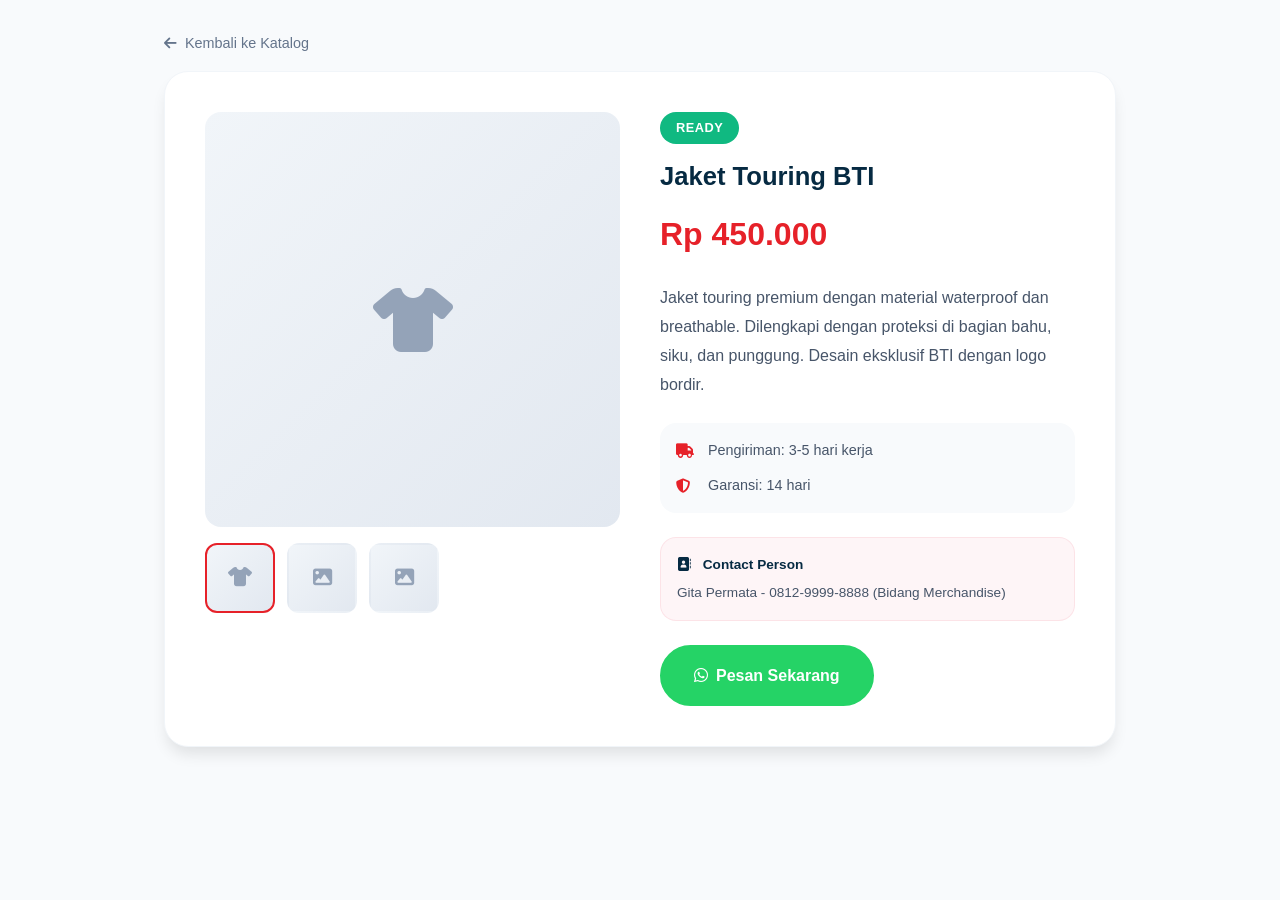
<file: pages/detail/merchandise-detail.html>
<!DOCTYPE html>
<html lang="id">
<head>
    <meta charset="UTF-8">
    <meta name="viewport" content="width=device-width, initial-scale=1.0">
    <title>Detail Produk - Bikers Touring Indonesia</title>
    <link rel="preconnect" href="https://fonts.googleapis.com">
    <link rel="preconnect" href="https://fonts.gstatic.com" crossorigin>
    <link href="https://fonts.googleapis.com/css2?family=Montserrat:wght@400;500;600;700;800;900&family=Open+Sans:wght@400;500;600;700&display=swap" rel="stylesheet">
    <link rel="stylesheet" href="https://cdnjs.cloudflare.com/ajax/libs/font-awesome/6.5.1/css/all.min.css">
    <link rel="stylesheet" href="../../css/style.css">
    <link rel="stylesheet" href="../../css/components.css">
    <link rel="stylesheet" href="../../css/responsive.css">
    <style>
        :root {
            --primary: #062A42; --primary-light: #0a3d5c; --primary-dark: #041e2e;
            --accent: #E62129; --accent-hover: #c91a21; --accent-light: #ff4d54;
            --white: #ffffff; --gray-50: #f8fafc; --gray-100: #f1f5f9; --gray-200: #e2e8f0;
            --gray-300: #cbd5e1; --gray-400: #94a3b8; --gray-500: #64748b; --gray-600: #475569;
            --gray-700: #334155; --gray-800: #1e293b; --gray-900: #0f172a;
            --success: #10b981; --warning: #f59e0b; --danger: #ef4444; --info: #3b82f6;
            --font-heading: "Franklin Gothic ITC", "Libre Franklin", "Arial Narrow", Arial, sans-serif; --font-body: "Helvetica Neue", Helvetica, Arial, sans-serif;
            --radius-sm: 8px; --radius-md: 12px; --radius-lg: 16px; --radius-xl: 24px; --radius-full: 9999px;
            --shadow-md: 0 4px 6px -1px rgba(0,0,0,0.1); --shadow-lg: 0 10px 15px -3px rgba(0,0,0,0.1); --shadow-xl: 0 20px 25px -5px rgba(0,0,0,0.1);
            --transition-base: 0.3s ease;
        }
        *, *::before, *::after { margin: 0; padding: 0; box-sizing: border-box; }
        body { font-family: var(--font-body); color: var(--gray-800); line-height: 1.6; background: var(--gray-50); }
        a { text-decoration: none; color: inherit; }
        .container { max-width: 1000px; margin: 0 auto; padding: 0 1.5rem; }
        .back-link { display: inline-flex; align-items: center; gap: 0.5rem; color: var(--gray-500); margin: 2rem 0 1rem; font-size: 0.9rem; }
        .back-link:hover { color: var(--accent); }
        .product-detail { display: grid; grid-template-columns: 1fr 1fr; gap: 2.5rem; background: var(--white); border-radius: var(--radius-xl); padding: 2.5rem; box-shadow: var(--shadow-lg); border: 1px solid var(--gray-100); margin-bottom: 2rem; }
        .product-gallery { display: flex; flex-direction: column; gap: 1rem; }
        .product-main-img { width: 100%; aspect-ratio: 1; background: linear-gradient(135deg, var(--gray-100) 0%, var(--gray-200) 100%); border-radius: var(--radius-lg); display: flex; align-items: center; justify-content: center; color: var(--gray-400); font-size: 4rem; overflow: hidden; }
        .product-main-img img { width: 100%; height: 100%; object-fit: cover; }
        .product-thumbs { display: flex; gap: 0.75rem; }
        .product-thumb { width: 70px; height: 70px; background: linear-gradient(135deg, var(--gray-100) 0%, var(--gray-200) 100%); border-radius: var(--radius-md); display: flex; align-items: center; justify-content: center; color: var(--gray-400); font-size: 1.2rem; cursor: pointer; border: 2px solid transparent; transition: var(--transition-base); overflow: hidden; }
        .product-thumb:hover, .product-thumb.active { border-color: var(--accent); }
        .product-info h1 { font-family: var(--font-heading); font-size: 1.6rem; font-weight: 800; color: var(--primary); margin-bottom: 1rem; line-height: 1.3; }
        .product-status { display: inline-block; padding: 0.35rem 1rem; font-size: 0.8rem; font-weight: 700; text-transform: uppercase; letter-spacing: 0.5px; border-radius: var(--radius-full); color: var(--white); margin-bottom: 1rem; }
        .product-status.ready { background: var(--success); }
        .product-status.open-po { background: var(--info); }
        .product-status.close-po { background: var(--warning); color: var(--gray-800); }
        .product-status.sold-out { background: var(--gray-400); }
        .product-price { font-family: var(--font-heading); font-size: 2rem; font-weight: 800; color: var(--accent); margin-bottom: 1.5rem; }
        .product-desc { color: var(--gray-600); line-height: 1.8; margin-bottom: 1.5rem; }
        .product-meta { display: flex; flex-direction: column; gap: 0.75rem; margin-bottom: 1.5rem; padding: 1rem; background: var(--gray-50); border-radius: var(--radius-lg); }
        .product-meta-item { display: flex; align-items: center; gap: 0.75rem; font-size: 0.9rem; color: var(--gray-600); }
        .product-meta-item i { color: var(--accent); width: 20px; }
        .product-contact { padding: 1rem; background: rgba(233, 69, 96, 0.05); border-radius: var(--radius-lg); margin-bottom: 1.5rem; border: 1px solid rgba(233, 69, 96, 0.1); }
        .product-contact h4 { font-family: var(--font-heading); font-size: 0.85rem; font-weight: 700; color: var(--primary); margin-bottom: 0.35rem; }
        .product-contact p { font-size: 0.85rem; color: var(--gray-600); }
        .btn { display: inline-flex; align-items: center; justify-content: center; gap: 0.5rem; padding: 1rem 2rem; font-family: var(--font-heading); font-size: 1rem; font-weight: 700; border-radius: var(--radius-full); transition: var(--transition-base); cursor: pointer; border: 2px solid transparent; }
        .btn-whatsapp { background: #25D366; color: var(--white); border-color: #25D366; }
        .btn-whatsapp:hover { background: #128C7E; transform: translateY(-2px); box-shadow: 0 8px 25px rgba(37, 211, 102, 0.35); }
        .btn-disabled { background: var(--gray-300); color: var(--gray-500); cursor: not-allowed; }
        @media (max-width: 767px) { .product-detail { grid-template-columns: 1fr; padding: 1.5rem; } .product-main-img { aspect-ratio: 4/3; } }
    </style>
</head>
<body>
    <div class="container">
        <a href="../merchandise.html" class="back-link"><i class="fas fa-arrow-left"></i> Kembali ke Katalog</a>
        <div class="product-detail">
            <div class="product-gallery">
                <div class="product-main-img"><i class="fas fa-tshirt" id="mainImg"></i></div>
                <div class="product-thumbs">
                    <div class="product-thumb active"><i class="fas fa-tshirt"></i></div>
                    <div class="product-thumb"><i class="fas fa-image"></i></div>
                    <div class="product-thumb"><i class="fas fa-image"></i></div>
                </div>
            </div>
            <div class="product-info">
                <span class="product-status ready" id="productStatus">READY</span>
                <h1 id="productName">Jaket Touring BTI</h1>
                <div class="product-price" id="productPrice">Rp 450.000</div>
                <p class="product-desc" id="productDesc">Jaket touring premium dengan material waterproof dan breathable. Dilengkapi dengan proteksi di bagian bahu, siku, dan punggung. Desain eksklusif BTI dengan logo bordir.</p>
                <div class="product-meta">
                    <div class="product-meta-item" id="poInfo" style="display: none;"><i class="fas fa-calendar-alt"></i><span>Periode PO: 1 Feb - 15 Feb 2026</span></div>
                    <div class="product-meta-item"><i class="fas fa-truck"></i><span>Pengiriman: 3-5 hari kerja</span></div>
                    <div class="product-meta-item"><i class="fas fa-shield-alt"></i><span>Garansi: 14 hari</span></div>
                </div>
                <div class="product-contact">
                    <h4><i class="fas fa-address-book" style="margin-right: 0.5rem;"></i> Contact Person</h4>
                    <p>Gita Permata - 0812-9999-8888 (Bidang Merchandise)</p>
                </div>
                <a href="https://wa.me/6281299998888?text=Halo%20BTI%2C%20saya%20ingin%20pesan%20Jaket%20Touring%20BTI" class="btn btn-whatsapp" id="btnOrder"><i class="fab fa-whatsapp"></i> Pesan Sekarang</a>
            </div>
        </div>
    </div>
    <script src="../../js/data.js"></script>
    <script>
        const params = new URLSearchParams(window.location.search);
        const id = parseInt(params.get('id'));
        const statusLabels = { 'ready': 'Ready', 'open-po': 'Open PO', 'close-po': 'Close PO', 'sold-out': 'Sold Out' };
        if (id && typeof merchandiseData !== 'undefined') {
            const item = merchandiseData.find(m => m.id === id);
            if (item) {
                document.getElementById('productName').textContent = item.nama;
                document.getElementById('productPrice').textContent = item.harga;
                document.getElementById('productDesc').textContent = item.deskripsi;
                document.getElementById('productStatus').textContent = statusLabels[item.status];
                document.getElementById('productStatus').className = 'product-status ' + item.status;
                if (item.poStart && item.poEnd) {
                    document.getElementById('poInfo').style.display = 'flex';
                    document.getElementById('poInfo').querySelector('span').textContent = 'Periode PO: ' + item.poStart + ' - ' + item.poEnd;
                }
                if (item.status === 'sold-out') {
                    document.getElementById('btnOrder').className = 'btn btn-disabled';
                    document.getElementById('btnOrder').innerHTML = '<i class="fas fa-times-circle"></i> Sold Out';
                    document.getElementById('btnOrder').removeAttribute('href');
                }
            }
        }
    </script>
</body>
</html>
</file>
<file: css/style.css>
/* ==================== ROOT VARIABLES ==================== */
:root {
    /* Brand Colors */
    --primary: #062A42;
    --primary-light: #0a3d5c;
    --primary-dark: #041e2e;
    --accent: #E62129;
    --accent-hover: #c91a21;
    --accent-light: #ff4d54;

    /* Neutral Colors */
    --white: #ffffff;
    --gray-50: #f8fafc;
    --gray-100: #f1f5f9;
    --gray-200: #e2e8f0;
    --gray-300: #cbd5e1;
    --gray-400: #94a3b8;
    --gray-500: #64748b;
    --gray-600: #475569;
    --gray-700: #334155;
    --gray-800: #1e293b;
    --gray-900: #0f172a;

    /* Status Colors */
    --success: #10b981;
    --warning: #f59e0b;
    --danger: #ef4444;
    --info: #3b82f6;

    /* Typography */
    --font-heading: "Franklin Gothic ITC", "Libre Franklin", "Arial Narrow", Arial, sans-serif;
    --font-body: "Helvetica Neue", Helvetica, Arial, sans-serif;

    /* Spacing */
    --container-max: 1280px;
    --container-padding: 1.5rem;
    --section-padding: 5rem;

    /* Border Radius */
    --radius-sm: 8px;
    --radius-md: 12px;
    --radius-lg: 16px;
    --radius-xl: 24px;
    --radius-full: 9999px;

    /* Shadows */
    --shadow-sm: 0 1px 2px rgba(0,0,0,0.05);
    --shadow-md: 0 4px 6px -1px rgba(0,0,0,0.1), 0 2px 4px -2px rgba(0,0,0,0.1);
    --shadow-lg: 0 10px 15px -3px rgba(0,0,0,0.1), 0 4px 6px -4px rgba(0,0,0,0.1);
    --shadow-xl: 0 20px 25px -5px rgba(0,0,0,0.1), 0 8px 10px -6px rgba(0,0,0,0.1);

    /* Transitions */
    --transition-fast: 0.15s ease;
    --transition-base: 0.3s ease;
    --transition-slow: 0.5s ease;
}

/* ==================== RESET & BASE ==================== */
*, *::before, *::after {
    margin: 0;
    padding: 0;
    box-sizing: border-box;
}

html {
    scroll-behavior: smooth;
    font-size: 16px;
}

body {
    font-family: var(--font-body);
    color: var(--gray-800);
    line-height: 1.6;
    background-color: var(--white);
    overflow-x: hidden;
}

a {
    text-decoration: none;
    color: inherit;
    transition: var(--transition-base);
}

ul {
    list-style: none;
}

img {
    max-width: 100%;
    height: auto;
    display: block;
}

button {
    cursor: pointer;
    border: none;
    background: none;
    font-family: inherit;
}

/* ==================== LAYOUT ==================== */
.container {
    max-width: var(--container-max);
    margin: 0 auto;
    padding: 0 var(--container-padding);
    width: 100%;
}

.section-padding {
    padding: var(--section-padding) 0;
}

.bg-light {
    background-color: var(--gray-50);
}

.bg-gradient {
    background: linear-gradient(135deg, var(--primary) 0%, var(--primary-light) 100%);
}

.text-center {
    text-align: center;
}

.mt-4 {
    margin-top: 2rem;
}

/* ==================== HEADER / NAVIGATION ==================== */
.header {
    position: fixed;
    top: 0;
    left: 0;
    right: 0;
    z-index: 1000;
    background: rgba(255,255,255,0.95);
    backdrop-filter: blur(20px);
    -webkit-backdrop-filter: blur(20px);
    border-bottom: 1px solid var(--gray-200);
    transition: var(--transition-base);
}

.header.scrolled {
    box-shadow: var(--shadow-md);
}

.navbar {
    display: flex;
    align-items: center;
    justify-content: space-between;
    height: 72px;
    gap: 1.5rem;
}

/* Logo */
.logo {
    display: flex;
    align-items: center;
    gap: 0.75rem;
    flex-shrink: 0;
}

.logo-icon {
    width: 44px;
    height: 44px;
    color: var(--accent);
}

.logo-icon svg {
    width: 100%;
    height: 100%;
}

.logo-text {
    display: flex;
    flex-direction: column;
    line-height: 1.2;
}

.logo-title {
    font-family: var(--font-heading);
    font-size: 0.85rem;
    font-weight: 800;
    color: var(--primary);
    letter-spacing: 0.5px;
}

.logo-subtitle {
    font-family: var(--font-heading);
    font-size: 0.7rem;
    font-weight: 700;
    color: var(--accent);
    letter-spacing: 1.5px;
}

/* Nav Menu */
.nav-menu {
    display: flex;
    align-items: center;
    gap: 0.5rem;
    margin: 0 auto;
}

.nav-link {
    font-family: var(--font-heading);
    font-size: 0.9rem;
    font-weight: 600;
    color: var(--gray-600);
    padding: 0.5rem 1rem;
    border-radius: var(--radius-md);
    transition: var(--transition-base);
    position: relative;
}

.nav-link:hover,
.nav-link.active {
    color: var(--accent);
    background: rgba(230, 33, 41, 0.08);
}

.nav-link::after {
    content: '';
    position: absolute;
    bottom: 0;
    left: 50%;
    width: 0;
    height: 2px;
    background: var(--accent);
    transition: var(--transition-base);
    transform: translateX(-50%);
}

.nav-link:hover::after,
.nav-link.active::after {
    width: 60%;
}

/* Nav Actions */
.nav-actions {
    display: flex;
    align-items: center;
    gap: 0.75rem;
    flex-shrink: 0;
}

/* Search */
.search-wrapper {
    position: relative;
}

.search-toggle {
    width: 40px;
    height: 40px;
    border-radius: var(--radius-full);
    display: flex;
    align-items: center;
    justify-content: center;
    color: var(--gray-600);
    font-size: 1rem;
    transition: var(--transition-base);
}

.search-toggle:hover {
    background: var(--gray-100);
    color: var(--accent);
}

.search-bar {
    position: absolute;
    right: 0;
    top: 50%;
    transform: translateY(-50%) scaleX(0);
    transform-origin: right;
    width: 320px;
    opacity: 0;
    transition: var(--transition-base);
    z-index: 10;
}

.search-bar.active {
    transform: translateY(-50%) scaleX(1);
    opacity: 1;
}

.search-input {
    width: 100%;
    padding: 0.75rem 2.5rem 0.75rem 1rem;
    border: 2px solid var(--gray-200);
    border-radius: var(--radius-full);
    font-family: var(--font-body);
    font-size: 0.9rem;
    background: var(--white);
    transition: var(--transition-base);
}

.search-input:focus {
    outline: none;
    border-color: var(--accent);
    box-shadow: 0 0 0 4px rgba(230, 33, 41, 0.1);
}

.search-close {
    position: absolute;
    right: 0.75rem;
    top: 50%;
    transform: translateY(-50%);
    color: var(--gray-400);
    font-size: 0.85rem;
}

.search-close:hover {
    color: var(--accent);
}

.search-results {
    position: absolute;
    top: calc(100% + 8px);
    left: 0;
    right: 0;
    background: var(--white);
    border-radius: var(--radius-lg);
    box-shadow: var(--shadow-xl);
    padding: 0.5rem;
    max-height: 400px;
    overflow-y: auto;
    display: none;
    z-index: 100;
}

.search-results.active {
    display: block;
}

.search-result-item {
    display: flex;
    align-items: center;
    gap: 0.75rem;
    padding: 0.75rem;
    border-radius: var(--radius-md);
    cursor: pointer;
    transition: var(--transition-fast);
}

.search-result-item:hover {
    background: var(--gray-50);
}

.search-result-item i {
    width: 36px;
    height: 36px;
    display: flex;
    align-items: center;
    justify-content: center;
    background: var(--gray-100);
    border-radius: var(--radius-md);
    color: var(--accent);
    font-size: 0.9rem;
}

/* Login Button */
.btn-login {
    display: flex;
    align-items: center;
    gap: 0.5rem;
    padding: 0.6rem 1.25rem;
    background: var(--primary);
    color: var(--white);
    border-radius: var(--radius-full);
    font-family: var(--font-heading);
    font-size: 0.85rem;
    font-weight: 600;
    transition: var(--transition-base);
}

.btn-login:hover {
    background: var(--accent);
    transform: translateY(-2px);
    box-shadow: var(--shadow-md);
}

/* Mobile Menu Toggle */
.menu-toggle {
    display: none;
    width: 40px;
    height: 40px;
    position: relative;
    z-index: 1001;
}

.hamburger,
.hamburger::before,
.hamburger::after {
    display: block;
    width: 24px;
    height: 2px;
    background: var(--gray-700);
    border-radius: 2px;
    transition: var(--transition-base);
}

.hamburger {
    position: relative;
}

.hamburger::before,
.hamburger::after {
    content: '';
    position: absolute;
    left: 0;
}

.hamburger::before { top: -7px; }
.hamburger::after { top: 7px; }

.menu-toggle.active .hamburger {
    background: transparent;
}

.menu-toggle.active .hamburger::before {
    top: 0;
    transform: rotate(45deg);
    background: var(--accent);
}

.menu-toggle.active .hamburger::after {
    top: 0;
    transform: rotate(-45deg);
    background: var(--accent);
}

/* Mobile Overlay */
.mobile-overlay {
    position: fixed;
    inset: 0;
    background: rgba(0,0,0,0.5);
    z-index: 998;
    opacity: 0;
    visibility: hidden;
    transition: var(--transition-base);
}

.mobile-overlay.active {
    opacity: 1;
    visibility: visible;
}

/* ==================== HERO SECTION (REVISED - REFERENCE STYLE) ==================== */
.hero {
    position: relative;
    min-height: 100vh;
    display: flex;
    align-items: stretch;
    overflow: hidden;
    padding-top: 72px;
    background: var(--white);
}

.hero .container {
    display: grid;
    grid-template-columns: 1fr 1fr;
    align-items: center;
    min-height: calc(100vh - 72px);
    width: 100%;
    max-width: 100%;
    padding: 0;
    margin: 0;
}

.hero-content {
    padding: 4rem 5vw 4rem 8vw;
    max-width: 640px;
}

.hero-headline {
    font-family: var(--font-heading);
    font-size: clamp(2.8rem, 4.5vw, 4.2rem);
    font-weight: 900;
    color: var(--primary);
    line-height: 1.05;
    margin-bottom: 1.25rem;
    letter-spacing: -1.5px;
}

.hero-description {
    font-family: var(--font-body);
    font-size: 1.05rem;
    color: var(--gray-500);
    line-height: 1.7;
    margin-bottom: 2rem;
    max-width: 480px;
}

.hero-cta {
    display: flex;
    flex-wrap: wrap;
    gap: 0.75rem;
}

.hero-cta .btn-primary {
    background: var(--primary);
    color: var(--white);
    border-color: var(--primary);
    padding: 0.9rem 1.75rem;
    font-size: 0.9rem;
}

.hero-cta .btn-primary:hover {
    background: var(--accent);
    border-color: var(--accent);
}

.hero-cta .btn-secondary {
    background: transparent;
    color: var(--gray-700);
    border: 1.5px solid var(--gray-300);
    padding: 0.9rem 1.75rem;
    font-family: var(--font-heading);
    font-size: 0.9rem;
    font-weight: 600;
    border-radius: var(--radius-full);
    transition: var(--transition-base);
    display: inline-flex;
    align-items: center;
    gap: 0.5rem;
}

.hero-cta .btn-secondary:hover {
    border-color: var(--accent);
    color: var(--accent);
}

/* Hero Visual */
.hero-visual {
    position: relative;
    height: 100%;
    min-height: calc(100vh - 72px);
    /* background: linear-gradient(160deg, #ffd6e0 0%, #e0c3fc 30%, #a8c6fa 60%, #c2f0c2 100%); */
    display: flex;
    align-items: center;
    justify-content: center;
    overflow: hidden;
}

.hero-visual::before {
    content: '';
    position: absolute;
    inset: 0;
    /* background: radial-gradient(circle at 70% 30%, rgba(255,255,255,0.4) 0%, transparent 50%); */
}

.hero-visual-inner {
    position: relative;
    z-index: 1;
    width: 80%;
    max-width: 500px;
    aspect-ratio: 1;
    display: flex;
    align-items: center;
    justify-content: center;
}

.hero-bike-illustration {
    position: relative;
    z-index: 1;
    width: 80%;
    max-width: 500px;
    aspect-ratio: 1;
    display: flex;
    align-items: center;
    justify-content: center;
}

.hero-bike-illustration img {
    width: 100%;
    height: 100%;
    filter: drop-shadow(0 20px 40px rgba(6, 42, 66, 0.15));
}

/* Hero Stats - Below hero on white bg */
.hero-stats-bar {
    background: var(--white);
    border-top: 1px solid var(--gray-100);
    padding: 2.5rem 0;
}

.hero-stats-bar .container {
    display: grid;
    grid-template-columns: repeat(4, 1fr);
    gap: 2rem;
}

.stat-item {
    text-align: center;
}

.stat-number {
    display: block;
    font-family: var(--font-heading);
    font-size: 2.2rem;
    font-weight: 800;
    color: var(--primary);
    line-height: 1;
}

.stat-number::after {
    content: '+';
    font-size: 1.2rem;
    color: var(--accent);
    margin-left: 2px;
}

.stat-label {
    font-family: var(--font-body);
    font-size: 0.85rem;
    color: var(--gray-400);
    text-transform: uppercase;
    letter-spacing: 1px;
    margin-top: 0.5rem;
    display: block;
}

/* ==================== SECTION HEADERS ==================== */
.section-header {
    text-align: center;
    margin-bottom: 3rem;
}

.section-header.light .section-tag,
.section-header.light .section-title,
.section-header.light .section-desc {
    color: var(--white);
}

.section-tag {
    display: inline-block;
    font-family: var(--font-heading);
    font-size: 0.8rem;
    font-weight: 700;
    color: var(--accent);
    text-transform: uppercase;
    letter-spacing: 2px;
    margin-bottom: 0.75rem;
    padding: 0.35rem 1rem;
    background: rgba(230, 33, 41, 0.1);
    border-radius: var(--radius-full);
}

.section-title {
    font-family: var(--font-heading);
    font-size: clamp(1.8rem, 3vw, 2.5rem);
    font-weight: 800;
    color: var(--primary);
    margin-bottom: 0.75rem;
    line-height: 1.2;
}

.section-desc {
    font-family: var(--font-body);
    font-size: 1.05rem;
    color: var(--gray-500);
    max-width: 600px;
    margin: 0 auto;
}

.section-subtitle {
    margin: 2.5rem 0 1.5rem;
}

.section-subtitle h3 {
    font-family: var(--font-heading);
    font-size: 1.25rem;
    font-weight: 700;
    color: var(--primary);
    display: flex;
    align-items: center;
    gap: 0.5rem;
}

.section-subtitle h3 i {
    color: var(--accent);
}

/* ==================== VISI & MISI ==================== */
.visi-misi-grid {
    display: grid;
    grid-template-columns: 1fr 1fr;
    gap: 2rem;
    max-width: 1000px;
    margin: 0 auto;
}

.visi-card,
.misi-card {
    background: var(--white);
    border-radius: var(--radius-xl);
    padding: 2.5rem;
    box-shadow: var(--shadow-lg);
    border: 1px solid var(--gray-100);
}

.card-icon {
    width: 60px;
    height: 60px;
    background: linear-gradient(135deg, var(--accent) 0%, var(--accent-light) 100%);
    border-radius: var(--radius-lg);
    display: flex;
    align-items: center;
    justify-content: center;
    margin-bottom: 1.5rem;
}

.card-icon i {
    font-size: 1.5rem;
    color: var(--white);
}

.visi-card h3,
.misi-card h3 {
    font-family: var(--font-heading);
    font-size: 1.4rem;
    font-weight: 800;
    color: var(--primary);
    margin-bottom: 1rem;
}

.visi-card p {
    font-family: var(--font-body);
    color: var(--gray-600);
    line-height: 1.8;
    font-size: 0.95rem;
}

.misi-list {
    display: flex;
    flex-direction: column;
    gap: 0.85rem;
}

.misi-list li {
    display: flex;
    align-items: flex-start;
    gap: 0.75rem;
    font-family: var(--font-body);
    color: var(--gray-600);
    font-size: 0.95rem;
    line-height: 1.6;
}

.misi-list li i {
    color: var(--success);
    font-size: 1.1rem;
    margin-top: 2px;
    flex-shrink: 0;
}

/* ==================== STRUKTUR ORGANISASI ==================== */
.tab-panel {
    max-width: 1000px;
    margin: 0 auto;
}

.tab-nav {
    display: flex;
    justify-content: center;
    gap: 0.5rem;
    margin-bottom: 2rem;
    flex-wrap: wrap;
}

.tab-btn {
    display: flex;
    align-items: center;
    gap: 0.5rem;
    padding: 0.85rem 1.5rem;
    font-family: var(--font-heading);
    font-size: 0.9rem;
    font-weight: 600;
    color: var(--gray-500);
    background: var(--white);
    border: 2px solid var(--gray-200);
    border-radius: var(--radius-full);
    transition: var(--transition-base);
}

.tab-btn:hover {
    border-color: var(--accent);
    color: var(--accent);
}

.tab-btn.active {
    background: var(--accent);
    color: var(--white);
    border-color: var(--accent);
    box-shadow: 0 4px 15px rgba(230, 33, 41, 0.3);
}

.tab-content {
    display: none;
    animation: fadeIn 0.4s ease;
}

.tab-content.active {
    display: block;
}

@keyframes fadeIn {
    from { opacity: 0; transform: translateY(10px); }
    to { opacity: 1; transform: translateY(0); }
}

/* Pengurus Grid */
.pengurus-grid {
    display: grid;
    grid-template-columns: repeat(auto-fill, minmax(220px, 1fr));
    gap: 1.5rem;
}

.pengurus-card {
    background: var(--white);
    border-radius: var(--radius-xl);
    overflow: hidden;
    box-shadow: var(--shadow-md);
    border: 1px solid var(--gray-100);
    transition: var(--transition-base);
    text-align: center;
}

.pengurus-card:hover {
    transform: translateY(-5px);
    box-shadow: var(--shadow-xl);
}

.pengurus-img {
    width: 100%;
    height: 200px;
    object-fit: cover;
    background: linear-gradient(135deg, var(--gray-100) 0%, var(--gray-200) 100%);
    display: flex;
    align-items: center;
    justify-content: center;
    color: var(--gray-400);
    font-size: 3rem;
}

.pengurus-img img {
    width: 100%;
    height: 100%;
    object-fit: cover;
}

.pengurus-info {
    padding: 1.25rem;
}

.pengurus-info h4 {
    font-family: var(--font-heading);
    font-size: 1rem;
    font-weight: 700;
    color: var(--primary);
    margin-bottom: 0.35rem;
}

.pengurus-info p {
    font-family: var(--font-body);
    font-size: 0.85rem;
    color: var(--accent);
    font-weight: 600;
}

.pengurus-info span {
    display: block;
    font-family: var(--font-body);
    font-size: 0.8rem;
    color: var(--gray-400);
    margin-top: 0.35rem;
}

/* Filter Bar */
.filter-bar {
    display: flex;
    justify-content: center;
    margin-bottom: 1.5rem;
}

.filter-select {
    padding: 0.6rem 1.25rem;
    border: 2px solid var(--gray-200);
    border-radius: var(--radius-full);
    font-family: var(--font-body);
    font-size: 0.9rem;
    color: var(--gray-700);
    background: var(--white);
    cursor: pointer;
    transition: var(--transition-base);
    min-width: 200px;
}

.filter-select:focus {
    outline: none;
    border-color: var(--accent);
    box-shadow: 0 0 0 4px rgba(230, 33, 41, 0.1);
}

/* Sekretariat Card */
.sekretariat-card {
    display: grid;
    grid-template-columns: 1fr 1fr;
    gap: 2rem;
    background: var(--white);
    border-radius: var(--radius-xl);
    overflow: hidden;
    box-shadow: var(--shadow-lg);
    border: 1px solid var(--gray-100);
}

.sekretariat-info {
    padding: 2.5rem;
}

.sekretariat-info .info-icon {
    width: 60px;
    height: 60px;
    background: linear-gradient(135deg, var(--accent) 0%, var(--accent-light) 100%);
    border-radius: var(--radius-lg);
    display: flex;
    align-items: center;
    justify-content: center;
    margin-bottom: 1.5rem;
}

.sekretariat-info .info-icon i {
    font-size: 1.5rem;
    color: var(--white);
}

.sekretariat-info h3 {
    font-family: var(--font-heading);
    font-size: 1.4rem;
    font-weight: 800;
    color: var(--primary);
    margin-bottom: 1.5rem;
}

.info-list {
    display: flex;
    flex-direction: column;
    gap: 1.25rem;
}

.info-item {
    display: flex;
    gap: 1rem;
}

.info-item > i {
    width: 40px;
    height: 40px;
    background: var(--gray-50);
    border-radius: var(--radius-md);
    display: flex;
    align-items: center;
    justify-content: center;
    color: var(--accent);
    font-size: 1rem;
    flex-shrink: 0;
}

.info-item .label {
    font-family: var(--font-body);
    font-size: 0.8rem;
    color: var(--gray-400);
    text-transform: uppercase;
    letter-spacing: 0.5px;
    display: block;
    margin-bottom: 0.25rem;
}

.info-item p {
    font-family: var(--font-body);
    font-size: 0.95rem;
    color: var(--gray-700);
    font-weight: 600;
}

.sekretariat-map {
    min-height: 400px;
    background: var(--gray-100);
}

.sekretariat-map iframe {
    width: 100%;
    height: 100%;
    min-height: 400px;
    border: none;
}

/* ==================== KORWIL & KOMUNITAS ==================== */
.filter-section {
    display: flex;
    justify-content: center;
    gap: 1.5rem;
    margin-bottom: 2rem;
    flex-wrap: wrap;
}

.filter-group {
    display: flex;
    align-items: center;
    gap: 0.75rem;
}

.filter-group label {
    font-family: var(--font-body);
    font-size: 0.9rem;
    font-weight: 600;
    color: var(--gray-600);
    display: flex;
    align-items: center;
    gap: 0.4rem;
}

.filter-group label i {
    color: var(--accent);
}

/* Korwil Grid */
.korwil-grid {
    display: grid;
    grid-template-columns: repeat(auto-fill, minmax(280px, 1fr));
    gap: 1.5rem;
    margin-bottom: 3rem;
}

.korwil-card {
    background: var(--white);
    border-radius: var(--radius-xl);
    padding: 1.75rem;
    box-shadow: var(--shadow-md);
    border: 1px solid var(--gray-100);
    transition: var(--transition-base);
    position: relative;
    overflow: hidden;
}

.korwil-card::before {
    content: '';
    position: absolute;
    top: 0;
    left: 0;
    width: 4px;
    height: 100%;
    background: linear-gradient(to bottom, var(--accent), var(--accent-light));
}

.korwil-card:hover {
    transform: translateY(-3px);
    box-shadow: var(--shadow-xl);
}

.korwil-header {
    display: flex;
    align-items: center;
    gap: 1rem;
    margin-bottom: 1.25rem;
}

.korwil-plat {
    width: 50px;
    height: 50px;
    background: var(--primary);
    border-radius: var(--radius-md);
    display: flex;
    align-items: center;
    justify-content: center;
    color: var(--white);
    font-family: var(--font-heading);
    font-size: 1.1rem;
    font-weight: 800;
    flex-shrink: 0;
}

.korwil-header h4 {
    font-family: var(--font-heading);
    font-size: 1.1rem;
    font-weight: 700;
    color: var(--primary);
}

.korwil-header span {
    font-family: var(--font-body);
    font-size: 0.8rem;
    color: var(--gray-400);
}

.korwil-body {
    display: flex;
    align-items: center;
    gap: 0.75rem;
    padding-top: 1rem;
    border-top: 1px solid var(--gray-100);
}

.korwil-body img {
    width: 40px;
    height: 40px;
    border-radius: var(--radius-full);
    object-fit: cover;
    background: var(--gray-200);
}

.korwil-body .koordinator-info h5 {
    font-family: var(--font-body);
    font-size: 0.9rem;
    font-weight: 700;
    color: var(--gray-700);
}

.korwil-body .koordinator-info p {
    font-family: var(--font-body);
    font-size: 0.8rem;
    color: var(--gray-400);
}

/* Komunitas Grid */
.komunitas-grid {
    display: grid;
    grid-template-columns: repeat(auto-fill, minmax(260px, 1fr));
    gap: 1.5rem;
}

.komunitas-card {
    background: var(--white);
    border-radius: var(--radius-xl);
    padding: 1.75rem;
    box-shadow: var(--shadow-md);
    border: 1px solid var(--gray-100);
    transition: var(--transition-base);
    text-align: center;
}

.komunitas-card:hover {
    transform: translateY(-3px);
    box-shadow: var(--shadow-xl);
}

.komunitas-logo {
    width: 80px;
    height: 80px;
    margin: 0 auto 1.25rem;
    border-radius: var(--radius-lg);
    background: linear-gradient(135deg, var(--gray-100) 0%, var(--gray-200) 100%);
    display: flex;
    align-items: center;
    justify-content: center;
    color: var(--gray-400);
    font-size: 2rem;
    overflow: hidden;
}

.komunitas-logo img {
    width: 100%;
    height: 100%;
    object-fit: cover;
}

.komunitas-card h4 {
    font-family: var(--font-heading);
    font-size: 1.05rem;
    font-weight: 700;
    color: var(--primary);
    margin-bottom: 0.5rem;
}

.komunitas-meta {
    display: flex;
    justify-content: center;
    gap: 1rem;
    font-family: var(--font-body);
    font-size: 0.8rem;
    color: var(--gray-400);
}

.komunitas-meta span {
    display: flex;
    align-items: center;
    gap: 0.35rem;
}

.komunitas-meta i {
    color: var(--accent);
    font-size: 0.75rem;
}

.komunitas-joined {
    margin-top: 1rem;
    padding-top: 1rem;
    border-top: 1px solid var(--gray-100);
    font-family: var(--font-body);
    font-size: 0.8rem;
    color: var(--gray-400);
}

.komunitas-joined strong {
    color: var(--accent);
}

/* ==================== AGENDA ==================== */
.agenda-tabs {
    display: flex;
    justify-content: center;
    gap: 0.75rem;
    margin-bottom: 2rem;
}

.agenda-tab {
    display: flex;
    align-items: center;
    gap: 0.5rem;
    padding: 0.85rem 1.75rem;
    font-family: var(--font-heading);
    font-size: 0.9rem;
    font-weight: 600;
    color: var(--gray-500);
    background: var(--white);
    border: 2px solid var(--gray-200);
    border-radius: var(--radius-full);
    transition: var(--transition-base);
}

.agenda-tab:hover {
    border-color: var(--accent);
    color: var(--accent);
}

.agenda-tab.active {
    background: var(--accent);
    color: var(--white);
    border-color: var(--accent);
    box-shadow: 0 4px 15px rgba(230, 33, 41, 0.3);
}

/* Filter Chips */
.filter-chips {
    display: flex;
    flex-wrap: wrap;
    justify-content: center;
    gap: 0.5rem;
}

.chip {
    padding: 0.5rem 1.25rem;
    font-family: var(--font-heading);
    font-size: 0.8rem;
    font-weight: 600;
    color: var(--gray-500);
    background: var(--white);
    border: 1.5px solid var(--gray-200);
    border-radius: var(--radius-full);
    transition: var(--transition-base);
    cursor: pointer;
}

.chip:hover {
    border-color: var(--accent);
    color: var(--accent);
}

.chip.active {
    background: var(--primary);
    color: var(--white);
    border-color: var(--primary);
}

/* Agenda Grid */
.agenda-grid {
    display: grid;
    grid-template-columns: repeat(auto-fill, minmax(320px, 1fr));
    gap: 1.5rem;
    margin-top: 2rem;
}

.agenda-card {
    background: var(--white);
    border-radius: var(--radius-xl);
    overflow: hidden;
    box-shadow: var(--shadow-md);
    border: 1px solid var(--gray-100);
    transition: var(--transition-base);
}

.agenda-card:hover {
    transform: translateY(-5px);
    box-shadow: var(--shadow-xl);
}

.agenda-img {
    position: relative;
    height: 200px;
    overflow: hidden;
    background: linear-gradient(135deg, var(--gray-100) 0%, var(--gray-200) 100%);
    display: flex;
    align-items: center;
    justify-content: center;
    color: var(--gray-400);
    font-size: 2.5rem;
}

.agenda-img img {
    width: 100%;
    height: 100%;
    object-fit: cover;
    transition: var(--transition-slow);
}

.agenda-card:hover .agenda-img img {
    transform: scale(1.05);
}

.agenda-badge {
    position: absolute;
    top: 1rem;
    left: 1rem;
    padding: 0.35rem 0.85rem;
    font-size: 0.75rem;
    font-weight: 700;
    text-transform: uppercase;
    letter-spacing: 0.5px;
    border-radius: var(--radius-full);
    color: var(--white);
}

.agenda-badge.nasional { background: var(--accent); }
.agenda-badge.regional { background: var(--info); }
.agenda-badge.korwil { background: var(--success); }
.agenda-badge.komunitas { background: var(--warning); color: var(--gray-800); }

.agenda-content {
    padding: 1.5rem;
}

.agenda-date {
    display: flex;
    align-items: center;
    gap: 0.5rem;
    font-family: var(--font-body);
    font-size: 0.85rem;
    color: var(--gray-400);
    margin-bottom: 0.75rem;
}

.agenda-date i {
    color: var(--accent);
}

.agenda-content h3 {
    font-family: var(--font-heading);
    font-size: 1.1rem;
    font-weight: 700;
    color: var(--primary);
    margin-bottom: 0.75rem;
    line-height: 1.4;
}

.agenda-meta {
    display: flex;
    align-items: center;
    gap: 0.5rem;
    font-family: var(--font-body);
    font-size: 0.85rem;
    color: var(--gray-500);
    margin-bottom: 1rem;
}

.agenda-meta i {
    color: var(--gray-400);
}

.agenda-cta {
    display: inline-flex;
    align-items: center;
    gap: 0.5rem;
    padding: 0.6rem 1.25rem;
    background: var(--gray-50);
    color: var(--accent);
    font-family: var(--font-heading);
    font-size: 0.85rem;
    font-weight: 600;
    border-radius: var(--radius-full);
    transition: var(--transition-base);
}

.agenda-cta:hover {
    background: var(--accent);
    color: var(--white);
}

/* ==================== MERCHANDISE ==================== */
.merch-grid {
    display: grid;
    grid-template-columns: repeat(auto-fill, minmax(260px, 1fr));
    gap: 1.5rem;
}

.merch-card {
    background: var(--white);
    border-radius: var(--radius-xl);
    overflow: hidden;
    box-shadow: var(--shadow-md);
    border: 1px solid var(--gray-100);
    transition: var(--transition-base);
}

.merch-card:hover {
    transform: translateY(-5px);
    box-shadow: var(--shadow-xl);
}

.merch-img {
    position: relative;
    height: 240px;
    background: linear-gradient(135deg, var(--gray-100) 0%, var(--gray-200) 100%);
    display: flex;
    align-items: center;
    justify-content: center;
    color: var(--gray-400);
    font-size: 3rem;
    overflow: hidden;
}

.merch-img img {
    width: 100%;
    height: 100%;
    object-fit: cover;
    transition: var(--transition-slow);
}

.merch-card:hover .merch-img img {
    transform: scale(1.05);
}

.merch-status {
    position: absolute;
    top: 1rem;
    right: 1rem;
    padding: 0.35rem 0.85rem;
    font-size: 0.75rem;
    font-weight: 700;
    text-transform: uppercase;
    letter-spacing: 0.5px;
    border-radius: var(--radius-full);
    color: var(--white);
}

.merch-status.ready { background: var(--success); }
.merch-status.open-po { background: var(--info); }
.merch-status.close-po { background: var(--warning); color: var(--gray-800); }
.merch-status.sold-out { background: var(--gray-400); }

.merch-info {
    padding: 1.25rem;
}

.merch-info h3 {
    font-family: var(--font-heading);
    font-size: 1rem;
    font-weight: 700;
    color: var(--primary);
    margin-bottom: 0.5rem;
}

.merch-price {
    font-family: var(--font-heading);
    font-size: 1.1rem;
    font-weight: 800;
    color: var(--accent);
}

/* ==================== KEANGGOTAAN ==================== */
.benefit-table-wrapper {
    max-width: 800px;
    margin: 0 auto 2.5rem;
    overflow-x: auto;
}

.benefit-table {
    width: 100%;
    border-collapse: collapse;
    background: rgba(255,255,255,0.1);
    border-radius: var(--radius-xl);
    overflow: hidden;
}

.benefit-table thead {
    background: rgba(255,255,255,0.15);
}

.benefit-table th {
    font-family: var(--font-heading);
    font-size: 0.9rem;
    font-weight: 700;
    color: var(--white);
    padding: 1.25rem 1.5rem;
    text-align: left;
    text-transform: uppercase;
    letter-spacing: 0.5px;
}

.benefit-table td {
    padding: 1.25rem 1.5rem;
    color: rgba(255,255,255,0.9);
    border-bottom: 1px solid rgba(255,255,255,0.1);
    font-family: var(--font-body);
    font-size: 0.95rem;
}

.benefit-table td:first-child {
    font-weight: 600;
    display: flex;
    align-items: center;
    gap: 0.75rem;
    white-space: nowrap;
}

.benefit-table td:first-child i {
    color: var(--accent-light);
    font-size: 1.1rem;
}

.benefit-table tbody tr:hover {
    background: rgba(255,255,255,0.05);
}

.benefit-table tbody tr:last-child td {
    border-bottom: none;
}

.keanggotaan-cta {
    display: flex;
    justify-content: center;
    gap: 1rem;
    flex-wrap: wrap;
}

/* ==================== FOOTER ==================== */
.footer {
    background: var(--primary-dark);
    color: rgba(255,255,255,0.7);
}

.footer-main {
    padding: 4rem 0 2rem;
}

.footer-grid {
    display: grid;
    grid-template-columns: 2fr 1fr 1.5fr 1fr;
    gap: 3rem;
}

.footer-logo {
    display: flex;
    align-items: center;
    gap: 0.75rem;
    margin-bottom: 1rem;
}

.footer-logo .logo-icon {
    width: 40px;
    height: 40px;
    color: var(--accent);
}

.footer-logo span {
    font-family: var(--font-heading);
    font-size: 0.9rem;
    font-weight: 800;
    color: var(--white);
}

.footer-tagline {
    font-family: var(--font-heading);
    font-size: 0.85rem;
    font-weight: 600;
    color: var(--accent);
    margin-bottom: 0.75rem;
}

.footer-desc {
    font-family: var(--font-body);
    font-size: 0.9rem;
    line-height: 1.7;
    max-width: 300px;
}

.footer-nav h4,
.footer-contact h4,
.footer-social h4 {
    font-family: var(--font-heading);
    font-size: 1rem;
    font-weight: 700;
    color: var(--white);
    margin-bottom: 1.25rem;
}

.footer-nav ul,
.footer-contact ul {
    display: flex;
    flex-direction: column;
    gap: 0.75rem;
}

.footer-nav a,
.footer-contact li {
    display: flex;
    align-items: center;
    gap: 0.5rem;
    font-family: var(--font-body);
    font-size: 0.9rem;
    color: rgba(255,255,255,0.7);
    transition: var(--transition-base);
}

.footer-nav a:hover {
    color: var(--accent);
    padding-left: 0.25rem;
}

.footer-contact i {
    color: var(--accent);
    width: 20px;
}

.social-links {
    display: flex;
    gap: 0.75rem;
}

.social-link {
    width: 42px;
    height: 42px;
    border-radius: var(--radius-full);
    background: rgba(255,255,255,0.1);
    display: flex;
    align-items: center;
    justify-content: center;
    color: var(--white);
    font-size: 1rem;
    transition: var(--transition-base);
}

.social-link:hover {
    background: var(--accent);
    transform: translateY(-3px);
}

.footer-bottom {
    border-top: 1px solid rgba(255,255,255,0.1);
    padding: 1.5rem 0;
}

.footer-bottom .container {
    display: flex;
    justify-content: space-between;
    align-items: center;
    flex-wrap: wrap;
    gap: 1rem;
}

.footer-legal {
    display: flex;
    align-items: center;
    gap: 1rem;
}

.footer-legal a {
    font-family: var(--font-body);
    font-size: 0.85rem;
    color: rgba(255,255,255,0.6);
}

.footer-legal a:hover {
    color: var(--accent);
}

.footer-legal .divider {
    color: rgba(255,255,255,0.3);
}

.copyright {
    font-family: var(--font-body);
    font-size: 0.85rem;
    color: rgba(255,255,255,0.5);
}
</file>
<file: css/components.css>
/* ==================== BUTTONS ==================== */
.btn {
    display: inline-flex;
    align-items: center;
    justify-content: center;
    gap: 0.5rem;
    padding: 0.75rem 1.5rem;
    font-family: var(--font-heading);
    font-size: 0.9rem;
    font-weight: 600;
    border-radius: var(--radius-full);
    transition: var(--transition-base);
    cursor: pointer;
    border: 2px solid transparent;
    white-space: nowrap;
}

.btn-primary {
    background: var(--accent);
    color: var(--white);
    border-color: var(--accent);
}

.btn-primary:hover {
    background: var(--accent-hover);
    border-color: var(--accent-hover);
    transform: translateY(-2px);
    box-shadow: 0 8px 25px rgba(230, 33, 41, 0.35);
}

.btn-outline {
    background: transparent;
    color: var(--white);
    border-color: rgba(255,255,255,0.3);
}

.btn-outline:hover {
    background: rgba(255,255,255,0.1);
    border-color: var(--white);
    transform: translateY(-2px);
}

.btn-white {
    background: var(--white);
    color: var(--primary);
    border-color: var(--white);
}

.btn-white:hover {
    background: var(--gray-50);
    transform: translateY(-2px);
    box-shadow: var(--shadow-lg);
}

.btn-outline-white {
    background: transparent;
    color: var(--white);
    border-color: rgba(255,255,255,0.4);
}

.btn-outline-white:hover {
    background: rgba(255,255,255,0.1);
    border-color: var(--white);
    transform: translateY(-2px);
}

.btn-lg {
    padding: 1rem 2rem;
    font-size: 1rem;
}

.btn-sm {
    padding: 0.5rem 1rem;
    font-size: 0.8rem;
}

/* ==================== CARDS ==================== */
.card-hover {
    transition: var(--transition-base);
}

.card-hover:hover {
    transform: translateY(-5px);
    box-shadow: var(--shadow-xl);
}

/* ==================== FORMS ==================== */
.form-group {
    margin-bottom: 1.25rem;
}

.form-label {
    display: block;
    font-family: var(--font-heading);
    font-size: 0.85rem;
    font-weight: 600;
    color: var(--gray-700);
    margin-bottom: 0.5rem;
}

.form-label.required::after {
    content: ' *';
    color: var(--danger);
}

.form-input,
.form-select,
.form-textarea {
    width: 100%;
    padding: 0.85rem 1rem;
    border: 2px solid var(--gray-200);
    border-radius: var(--radius-lg);
    font-family: var(--font-body);
    font-size: 0.95rem;
    color: var(--gray-800);
    background: var(--white);
    transition: var(--transition-base);
}

.form-input:focus,
.form-select:focus,
.form-textarea:focus {
    outline: none;
    border-color: var(--accent);
    box-shadow: 0 0 0 4px rgba(230, 33, 41, 0.1);
}

.form-input::placeholder {
    color: var(--gray-400);
}

.form-textarea {
    min-height: 120px;
    resize: vertical;
}

.form-error {
    font-family: var(--font-body);
    font-size: 0.8rem;
    color: var(--danger);
    margin-top: 0.35rem;
    display: flex;
    align-items: center;
    gap: 0.35rem;
}

.form-hint {
    font-family: var(--font-body);
    font-size: 0.8rem;
    color: var(--gray-400);
    margin-top: 0.35rem;
}

/* ==================== ALERTS ==================== */
.alert {
    padding: 1rem 1.25rem;
    border-radius: var(--radius-lg);
    font-family: var(--font-body);
    font-size: 0.9rem;
    display: flex;
    align-items: center;
    gap: 0.75rem;
    margin-bottom: 1rem;
}

.alert-success {
    background: rgba(16, 185, 129, 0.1);
    color: var(--success);
    border: 1px solid rgba(16, 185, 129, 0.2);
}

.alert-warning {
    background: rgba(245, 158, 11, 0.1);
    color: var(--warning);
    border: 1px solid rgba(245, 158, 11, 0.2);
}

.alert-danger {
    background: rgba(239, 68, 68, 0.1);
    color: var(--danger);
    border: 1px solid rgba(239, 68, 68, 0.2);
}

.alert-info {
    background: rgba(59, 130, 246, 0.1);
    color: var(--info);
    border: 1px solid rgba(59, 130, 246, 0.2);
}

/* ==================== BADGES ==================== */
.badge {
    display: inline-flex;
    align-items: center;
    gap: 0.35rem;
    padding: 0.25rem 0.75rem;
    font-family: var(--font-body);
    font-size: 0.75rem;
    font-weight: 700;
    border-radius: var(--radius-full);
    text-transform: uppercase;
    letter-spacing: 0.5px;
}

/* ==================== LOADING ==================== */
.loading {
    display: inline-block;
    width: 20px;
    height: 20px;
    border: 2px solid var(--gray-200);
    border-top-color: var(--accent);
    border-radius: 50%;
    animation: spin 0.8s linear infinite;
}

@keyframes spin {
    to { transform: rotate(360deg); }
}

/* ==================== MODAL ==================== */
.modal-overlay {
    position: fixed;
    inset: 0;
    background: rgba(0,0,0,0.5);
    z-index: 2000;
    display: flex;
    align-items: center;
    justify-content: center;
    padding: 1rem;
    opacity: 0;
    visibility: hidden;
    transition: var(--transition-base);
}

.modal-overlay.active {
    opacity: 1;
    visibility: visible;
}

.modal {
    background: var(--white);
    border-radius: var(--radius-xl);
    max-width: 500px;
    width: 100%;
    max-height: 90vh;
    overflow-y: auto;
    transform: scale(0.95);
    transition: var(--transition-base);
    box-shadow: var(--shadow-xl);
}

.modal-overlay.active .modal {
    transform: scale(1);
}

.modal-header {
    padding: 1.5rem;
    border-bottom: 1px solid var(--gray-100);
    display: flex;
    justify-content: space-between;
    align-items: center;
}

.modal-header h3 {
    font-family: var(--font-heading);
    font-size: 1.2rem;
    font-weight: 700;
    color: var(--primary);
}

.modal-close {
    width: 36px;
    height: 36px;
    border-radius: var(--radius-full);
    display: flex;
    align-items: center;
    justify-content: center;
    color: var(--gray-400);
    font-size: 1.1rem;
    transition: var(--transition-base);
}

.modal-close:hover {
    background: var(--gray-100);
    color: var(--accent);
}

.modal-body {
    padding: 1.5rem;
}

.modal-footer {
    padding: 1rem 1.5rem;
    border-top: 1px solid var(--gray-100);
    display: flex;
    justify-content: flex-end;
    gap: 0.75rem;
}

/* ==================== PAGINATION ==================== */
.pagination {
    display: flex;
    justify-content: center;
    gap: 0.35rem;
    margin-top: 2rem;
}

.page-item {
    width: 40px;
    height: 40px;
    display: flex;
    align-items: center;
    justify-content: center;
    border-radius: var(--radius-md);
    font-family: var(--font-heading);
    font-size: 0.9rem;
    font-weight: 600;
    color: var(--gray-600);
    background: var(--white);
    border: 1px solid var(--gray-200);
    transition: var(--transition-base);
}

.page-item:hover {
    border-color: var(--accent);
    color: var(--accent);
}

.page-item.active {
    background: var(--accent);
    color: var(--white);
    border-color: var(--accent);
}

.page-item.disabled {
    opacity: 0.5;
    cursor: not-allowed;
}

/* ==================== BREADCRUMB ==================== */
.breadcrumb {
    display: flex;
    align-items: center;
    gap: 0.5rem;
    padding: 1rem 0;
    font-family: var(--font-body);
    font-size: 0.85rem;
    color: var(--gray-500);
}

.breadcrumb a:hover {
    color: var(--accent);
}

.breadcrumb-separator {
    color: var(--gray-300);
}

.breadcrumb-current {
    color: var(--gray-800);
    font-weight: 600;
}
</file>
<file: css/responsive.css>
/* ==================== TABLET (768px - 1023px) ==================== */
@media (max-width: 1023px) {
    :root {
        --section-padding: 4rem;
    }

    .navbar {
        height: 64px;
    }

    .nav-menu {
        position: fixed;
        top: 64px;
        right: -100%;
        width: 80%;
        max-width: 320px;
        height: calc(100vh - 64px);
        background: var(--white);
        flex-direction: column;
        padding: 2rem;
        gap: 0.5rem;
        transition: var(--transition-base);
        box-shadow: -5px 0 25px rgba(0,0,0,0.1);
        z-index: 999;
    }

    .nav-menu.active {
        right: 0;
    }

    .nav-link {
        padding: 1rem;
        font-size: 1rem;
        width: 100%;
    }

    .menu-toggle {
        display: flex;
        align-items: center;
        justify-content: center;
    }

    .mobile-only {
        display: block;
    }

    /* Hero Tablet */
    .hero .container {
        grid-template-columns: 1fr;
    }

    .hero-content {
        padding: 3rem 2rem;
        text-align: center;
        max-width: 100%;
        order: 2;
    }

    .hero-headline {
        font-size: clamp(2.2rem, 5vw, 3rem);
    }

    .hero-description {
        max-width: 500px;
        margin-left: auto;
        margin-right: auto;
    }

    .hero-cta {
        justify-content: center;
    }

    .hero-visual {
        min-height: 350px;
        order: 1;
    }

    .hero-visual-inner {
        max-width: 320px;
    }

    .hero-stats-bar .container {
        grid-template-columns: repeat(2, 1fr);
        gap: 1.5rem;
    }

    .visi-misi-grid {
        grid-template-columns: 1fr;
    }

    .sekretariat-card {
        grid-template-columns: 1fr;
    }

    .sekretariat-map {
        min-height: 300px;
    }

    .footer-grid {
        grid-template-columns: repeat(2, 1fr);
        gap: 2rem;
    }
}

/* ==================== MOBILE (< 768px) ==================== */
@media (max-width: 767px) {
    :root {
        --section-padding: 3rem;
        --container-padding: 1rem;
    }

    .navbar {
        height: 60px;
    }

    .logo-text {
        display: none;
    }

    .search-bar {
        width: calc(100vw - 2rem);
        right: -1rem;
    }

    .hero-content {
        padding: 2rem 1.5rem;
    }

    .hero-headline {
        font-size: 2rem;
        letter-spacing: -0.5px;
    }

    .hero-description {
        font-size: 0.95rem;
    }

    .hero-cta {
        flex-direction: column;
    }

    .hero-cta .btn {
        width: 100%;
        justify-content: center;
    }

    .hero-visual {
        min-height: 280px;
    }

    .hero-visual-inner {
        max-width: 260px;
    }

    .hero-stats-bar .container {
        grid-template-columns: repeat(2, 1fr);
        gap: 1rem;
    }

    .stat-number {
        font-size: 1.75rem;
    }

    .stat-label {
        font-size: 0.75rem;
    }

    .section-title {
        font-size: 1.6rem;
    }

    .tab-nav {
        flex-direction: column;
        width: 100%;
    }

    .tab-btn {
        width: 100%;
        justify-content: center;
    }

    .pengurus-grid,
    .korwil-grid,
    .komunitas-grid,
    .agenda-grid,
    .merch-grid {
        grid-template-columns: 1fr;
    }

    .filter-section {
        flex-direction: column;
        align-items: stretch;
    }

    .filter-group {
        width: 100%;
    }

    .filter-group .filter-select {
        width: 100%;
    }

    .filter-chips {
        justify-content: flex-start;
        overflow-x: auto;
        flex-wrap: nowrap;
        padding-bottom: 0.5rem;
        -webkit-overflow-scrolling: touch;
    }

    .chip {
        white-space: nowrap;
    }

    .benefit-table th,
    .benefit-table td {
        padding: 1rem;
        font-size: 0.85rem;
    }

    .benefit-table td:first-child {
        white-space: normal;
    }

    .keanggotaan-cta {
        flex-direction: column;
    }

    .keanggotaan-cta .btn {
        width: 100%;
    }

    .footer-grid {
        grid-template-columns: 1fr;
        gap: 2rem;
    }

    .footer-bottom .container {
        flex-direction: column;
        text-align: center;
        gap: 0.75rem;
    }

    .footer-legal {
        flex-wrap: wrap;
        justify-content: center;
    }

    .agenda-tabs {
        flex-direction: column;
    }

    .agenda-tab {
        width: 100%;
        justify-content: center;
    }
}

/* ==================== SMALL MOBILE (< 480px) ==================== */
@media (max-width: 479px) {
    .hero-headline {
        font-size: 1.7rem;
    }

    .hero-stats-bar .container {
        grid-template-columns: repeat(2, 1fr);
    }

    .stat-number {
        font-size: 1.5rem;
    }

    .btn-lg {
        padding: 0.85rem 1.25rem;
        font-size: 0.9rem;
    }

    .visi-card,
    .misi-card {
        padding: 1.5rem;
    }

    .card-icon {
        width: 50px;
        height: 50px;
    }

    .card-icon i {
        font-size: 1.25rem;
    }

    .section-title {
        font-size: 1.4rem;
    }

    .pengurus-grid {
        grid-template-columns: repeat(2, 1fr);
        gap: 1rem;
    }

    .pengurus-img {
        height: 140px;
    }

    .pengurus-info h4 {
        font-size: 0.9rem;
    }

    .pengurus-info p {
        font-size: 0.75rem;
    }
}

/* ==================== LARGE DESKTOP (> 1440px) ==================== */
@media (min-width: 1440px) {
    :root {
        --container-max: 1400px;
    }

    .hero-content {
        padding-left: 10vw;
    }

    .pengurus-grid {
        grid-template-columns: repeat(auto-fill, minmax(250px, 1fr));
    }

    .agenda-grid {
        grid-template-columns: repeat(auto-fill, minmax(360px, 1fr));
    }

    .merch-grid {
        grid-template-columns: repeat(auto-fill, minmax(280px, 1fr));
    }
}

/* ==================== PRINT ==================== */
@media print {
    .header,
    .hero-visual,
    .footer-social,
    .btn {
        display: none !important;
    }

    body {
        color: #000;
        background: #fff;
    }

    .section-padding {
        padding: 2rem 0;
    }
}
</file>
